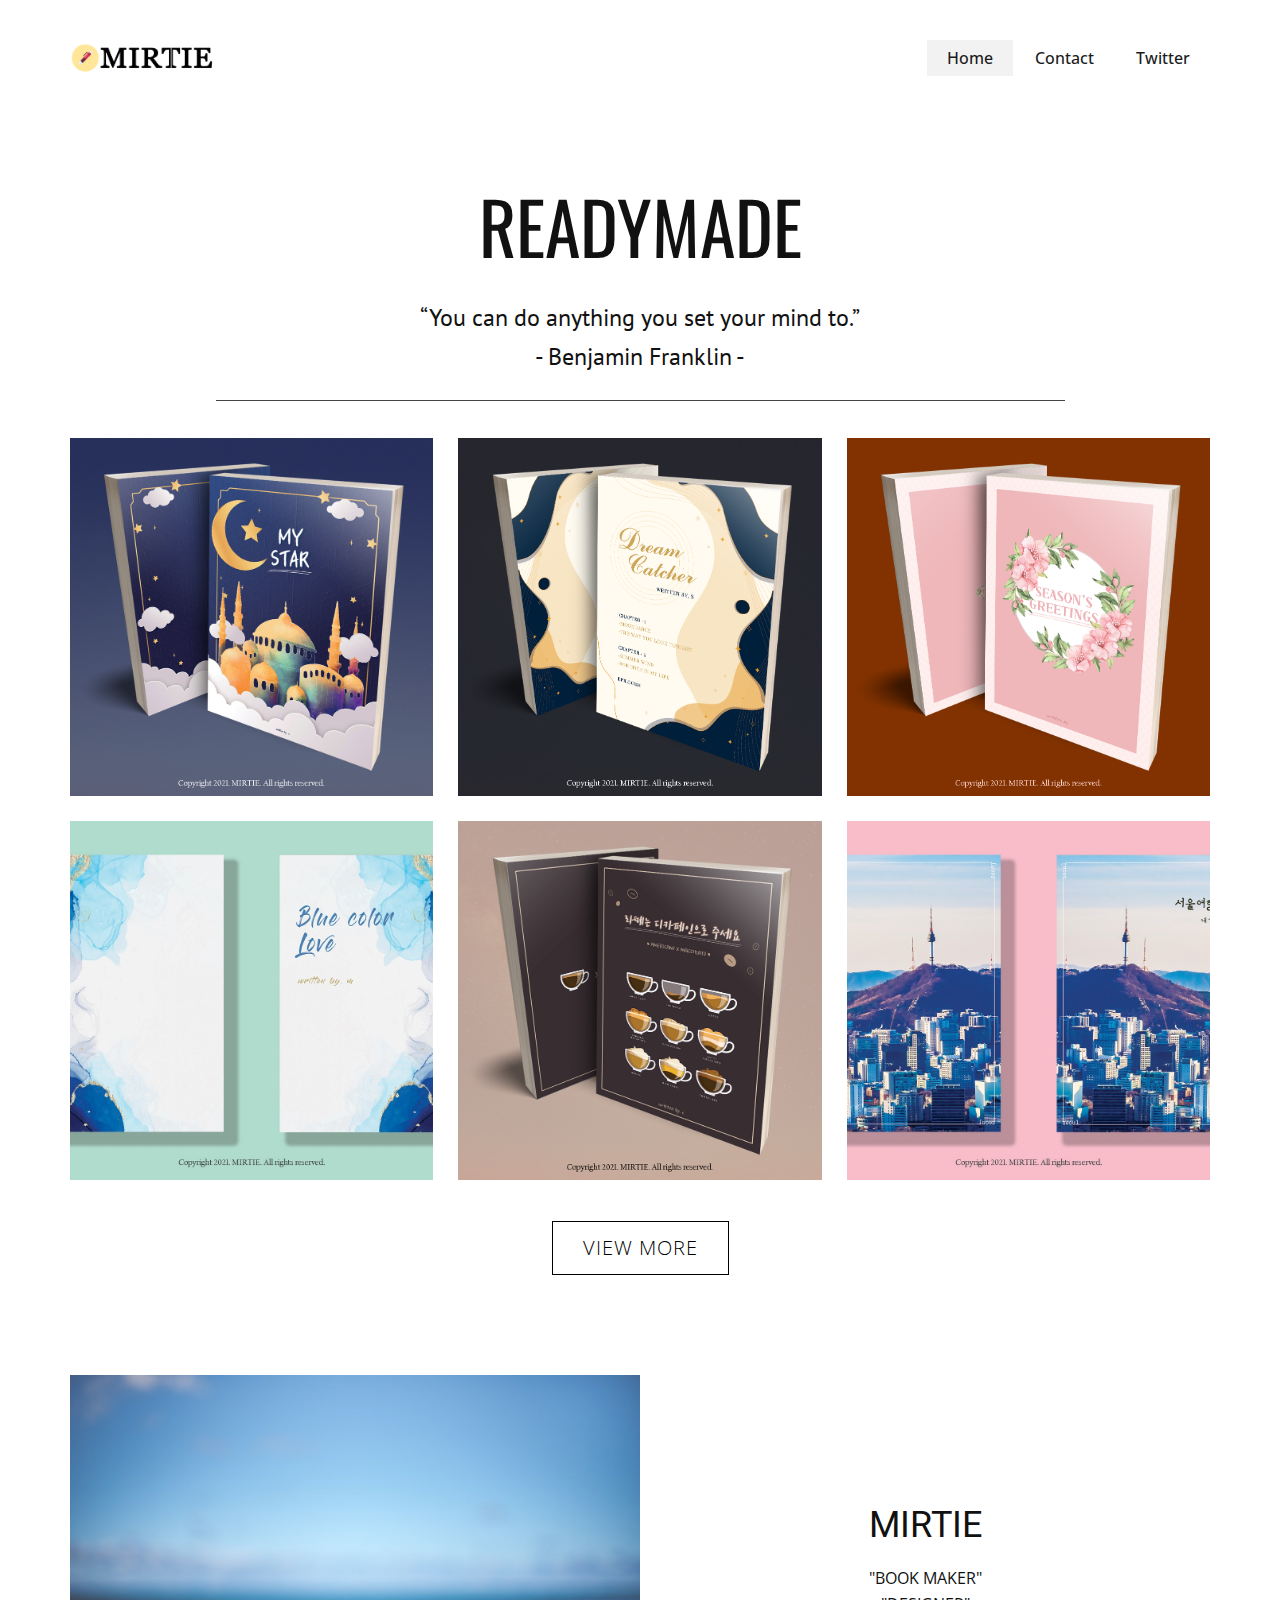
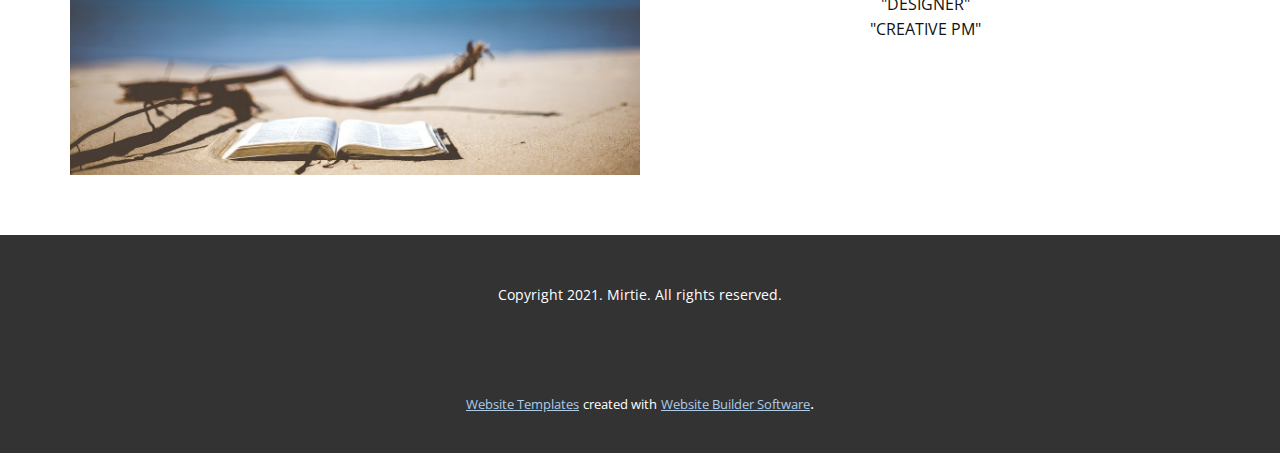
<file: index.html>
<!DOCTYPE html>
<html style="font-size: 16px;">
  <head>
    <meta name="viewport" content="width=device-width, initial-scale=1.0">
    <meta charset="utf-8">
    <meta name="keywords" content="INTUITIVE, Projects">
    <meta name="description" content="">
    <meta name="page_type" content="np-template-header-footer-from-plugin">
    <title>Home</title>
    <link rel="stylesheet" href="nicepage.css" media="screen">
<link rel="stylesheet" href="Home.css" media="screen">
    <script class="u-script" type="text/javascript" src="jquery.js" defer=""></script>
    <script class="u-script" type="text/javascript" src="nicepage.js" defer=""></script>
    <meta name="generator" content="Nicepage 3.19.4, nicepage.com">
    <link id="u-theme-google-font" rel="stylesheet" href="https://fonts.googleapis.com/css?family=Roboto:100,100i,300,300i,400,400i,500,500i,700,700i,900,900i|Open+Sans:300,300i,400,400i,600,600i,700,700i,800,800i">
    <link id="u-page-google-font" rel="stylesheet" href="https://fonts.googleapis.com/css?family=Oswald:200,300,400,500,600,700|PT+Sans:400,400i,700,700i">
    
    
    
    <script type="application/ld+json">{
		"@context": "http://schema.org",
		"@type": "Organization",
		"name": "",
		"logo": "images/0b90ef25-2e4b-77f1-5cd6-70a5e0fb2426.png"
}</script>
    <meta name="theme-color" content="#478ac9">
    <meta property="og:title" content="Home">
    <meta property="og:type" content="website">
  </head>
  <body data-home-page="Home.html" data-home-page-title="Home" class="u-body"><header class="u-clearfix u-header u-header" id="sec-55ff"><div class="u-clearfix u-sheet u-sheet-1">
        <nav class="u-menu u-menu-dropdown u-offcanvas u-menu-1">
          <div class="menu-collapse" style="font-size: 1rem; letter-spacing: 0px; font-weight: 500;">
            <a class="u-button-style u-custom-active-border-color u-custom-active-color u-custom-border u-custom-border-color u-custom-borders u-custom-hover-border-color u-custom-hover-color u-custom-left-right-menu-spacing u-custom-padding-bottom u-custom-text-active-color u-custom-text-color u-custom-text-hover-color u-custom-top-bottom-menu-spacing u-nav-link u-text-active-palette-1-base u-text-hover-palette-2-base" href="#">
              <svg><use xmlns:xlink="http://www.w3.org/1999/xlink" xlink:href="#menu-hamburger"></use></svg>
              <svg version="1.1" xmlns="http://www.w3.org/2000/svg" xmlns:xlink="http://www.w3.org/1999/xlink"><defs><symbol id="menu-hamburger" viewBox="0 0 16 16" style="width: 16px; height: 16px;"><rect y="1" width="16" height="2"></rect><rect y="7" width="16" height="2"></rect><rect y="13" width="16" height="2"></rect>
</symbol>
</defs></svg>
            </a>
          </div>
          <div class="u-custom-menu u-nav-container">
            <ul class="u-nav u-spacing-2 u-unstyled u-nav-1"><li class="u-nav-item"><a class="u-active-grey-5 u-border-active-palette-1-base u-border-hover-palette-1-base u-button-style u-hover-grey-10 u-nav-link u-text-active-grey-90 u-text-grey-90 u-text-hover-grey-90" href="Home.html" style="padding: 10px 20px;">Home</a>
</li><li class="u-nav-item"><a class="u-active-grey-5 u-border-active-palette-1-base u-border-hover-palette-1-base u-button-style u-hover-grey-10 u-nav-link u-text-active-grey-90 u-text-grey-90 u-text-hover-grey-90" href="https://open.kakao.com/o/snVz0f2c" target="_blank" style="padding: 10px 20px;">Contact</a>
</li><li class="u-nav-item"><a class="u-active-grey-5 u-border-active-palette-1-base u-border-hover-palette-1-base u-button-style u-hover-grey-10 u-nav-link u-text-active-grey-90 u-text-grey-90 u-text-hover-grey-90" href="https://twitter.com/mirtie_cover" target="_blank" style="padding: 10px 20px;">Twitter</a>
</li></ul>
          </div>
          <div class="u-custom-menu u-nav-container-collapse">
            <div class="u-black u-container-style u-inner-container-layout u-opacity u-opacity-95 u-sidenav">
              <div class="u-sidenav-overflow">
                <div class="u-menu-close"></div>
                <ul class="u-align-center u-nav u-popupmenu-items u-unstyled u-nav-2"><li class="u-nav-item"><a class="u-button-style u-nav-link" href="Home.html" style="padding: 10px 20px;">Home</a>
</li><li class="u-nav-item"><a class="u-button-style u-nav-link" href="https://open.kakao.com/o/snVz0f2c" target="_blank" style="padding: 10px 20px;">Contact</a>
</li><li class="u-nav-item"><a class="u-button-style u-nav-link" href="https://twitter.com/mirtie_cover" target="_blank" style="padding: 10px 20px;">Twitter</a>
</li></ul>
              </div>
            </div>
            <div class="u-black u-menu-overlay u-opacity u-opacity-70"></div>
          </div>
        </nav>
        <a href="https://mirtie.netlify.app/" class="u-image u-logo u-image-1" data-image-width="693" data-image-height="133" title="About">
          <img src="images/0b90ef25-2e4b-77f1-5cd6-70a5e0fb2426.png" class="u-logo-image u-logo-image-1" data-image-width="146">
        </a>
      </div></header>
    <section class="u-align-center-lg u-align-center-md u-align-center-xl u-align-left-sm u-align-left-xs u-clearfix u-white u-section-1" id="carousel_907b">
      <div class="u-clearfix u-sheet u-sheet-1">
        <h1 class="u-text u-text-1">READYMADE</h1>
        <p class="u-custom-font u-font-pt-sans u-text u-text-2">“You can do anything you set your mind to.” <br>- Benjamin Franklin -
        </p>
        <div class="u-border-1 u-border-grey-dark-1 u-line u-line-horizontal u-line-1"></div>
        <div class="u-expanded-width u-gallery u-layout-grid u-lightbox u-show-text-on-hover u-gallery-1">
          <div class="u-gallery-inner u-gallery-inner-1">
            <div class="u-effect-fade u-effect-hover-zoom u-gallery-item">
              <div class="u-back-slide" data-image-width="1600" data-image-height="901">
                <img class="u-back-image u-expanded" src="images/---.png">
              </div>
              <div class="u-over-slide u-shading u-over-slide-1">
                <h3 class="u-gallery-heading"></h3>
                <p class="u-gallery-text"></p>
              </div>
            </div>
            <div class="u-effect-fade u-effect-hover-zoom u-gallery-item">
              <div class="u-back-slide" data-image-width="1775" data-image-height="1000">
                <img class="u-back-image u-expanded" src="images/---1.png">
              </div>
              <div class="u-over-slide u-shading u-over-slide-2">
                <h3 class="u-gallery-heading"></h3>
                <p class="u-gallery-text"></p>
              </div>
            </div>
            <div class="u-effect-fade u-effect-hover-zoom u-gallery-item">
              <div class="u-back-slide" data-image-width="1775" data-image-height="1000">
                <img class="u-back-image u-expanded" src="images/---2.png">
              </div>
              <div class="u-over-slide u-shading u-over-slide-3">
                <h3 class="u-gallery-heading"></h3>
                <p class="u-gallery-text"></p>
              </div>
            </div>
            <div class="u-effect-fade u-effect-hover-zoom u-gallery-item">
              <div class="u-back-slide" data-image-width="1775" data-image-height="1000">
                <img class="u-back-image u-expanded" src="images/-1.jpg">
              </div>
              <div class="u-over-slide u-shading u-over-slide-4">
                <h3 class="u-gallery-heading"></h3>
                <p class="u-gallery-text"></p>
              </div>
            </div>
            <div class="u-effect-fade u-effect-hover-zoom u-gallery-item">
              <div class="u-back-slide" data-image-width="1600" data-image-height="901">
                <img class="u-back-image u-expanded" src="images/---3.png">
              </div>
              <div class="u-over-slide u-shading u-over-slide-5">
                <h3 class="u-gallery-heading"></h3>
                <p class="u-gallery-text"></p>
              </div>
            </div>
            <div class="u-effect-fade u-effect-hover-zoom u-gallery-item">
              <div class="u-back-slide" data-image-width="1600" data-image-height="901">
                <img class="u-back-image u-expanded" src="images/-2.jpg">
              </div>
              <div class="u-over-slide u-shading u-over-slide-6">
                <h3 class="u-gallery-heading"></h3>
                <p class="u-gallery-text"></p>
              </div>
            </div>
          </div>
        </div>
        <p class="u-align-center u-text u-text-body-alt-color u-text-3">Images from <a href="https://www.freepik.com/psd/cards" class="u-border-1 u-border-white u-btn u-button-link u-button-style u-none u-text-body-alt-color u-btn-1" target="_blank">Freepik</a>
        </p>
        <a href="https://twitter.com/mirtie_cover" class="u-active-black u-align-center u-border-1 u-border-active-black u-border-black u-border-hover-black u-btn u-button-style u-hover-black u-none u-text-active-white u-text-black u-text-hover-white u-btn-2" target="_blank">view more</a>
      </div>
    </section>
    <section class="u-clearfix u-section-2" id="sec-daf1">
      <div class="u-clearfix u-sheet u-sheet-1">
        <div class="u-clearfix u-expanded-width u-layout-wrap u-layout-wrap-1">
          <div class="u-layout">
            <div class="u-layout-row">
              <div class="u-container-style u-image u-layout-cell u-size-30 u-image-1" data-image-width="1280" data-image-height="854">
                <div class="u-container-layout u-container-layout-1"></div>
              </div>
              <div class="u-align-center u-container-style u-layout-cell u-size-30 u-layout-cell-2">
                <div class="u-container-layout u-valign-middle u-container-layout-2">
                  <h2 class="u-text u-text-default u-text-1">MIRTIE</h2>
                  <p class="u-text u-text-2">"BOOK MAKER"<br>"DESIGNER"<br>"CREATIVE PM"
                  </p>
                </div>
              </div>
            </div>
          </div>
        </div>
      </div>
    </section>
    
    
    <footer class="u-align-center u-clearfix u-footer u-grey-80 u-footer" id="sec-63df"><div class="u-clearfix u-sheet u-sheet-1">
        <p class="u-small-text u-text u-text-variant u-text-1">Copyright 2021. Mirtie. All rights reserved.</p>
      </div></footer>
    <section class="u-backlink u-clearfix u-grey-80">
      <a class="u-link" href="https://nicepage.com/website-templates" target="_blank">
        <span>Website Templates</span>
      </a>
      <p class="u-text">
        <span>created with</span>
      </p>
      <a class="u-link" href="https://nicepage.com/" target="_blank">
        <span>Website Builder Software</span>
      </a>. 
    </section>
  </body>
</html>
</file>
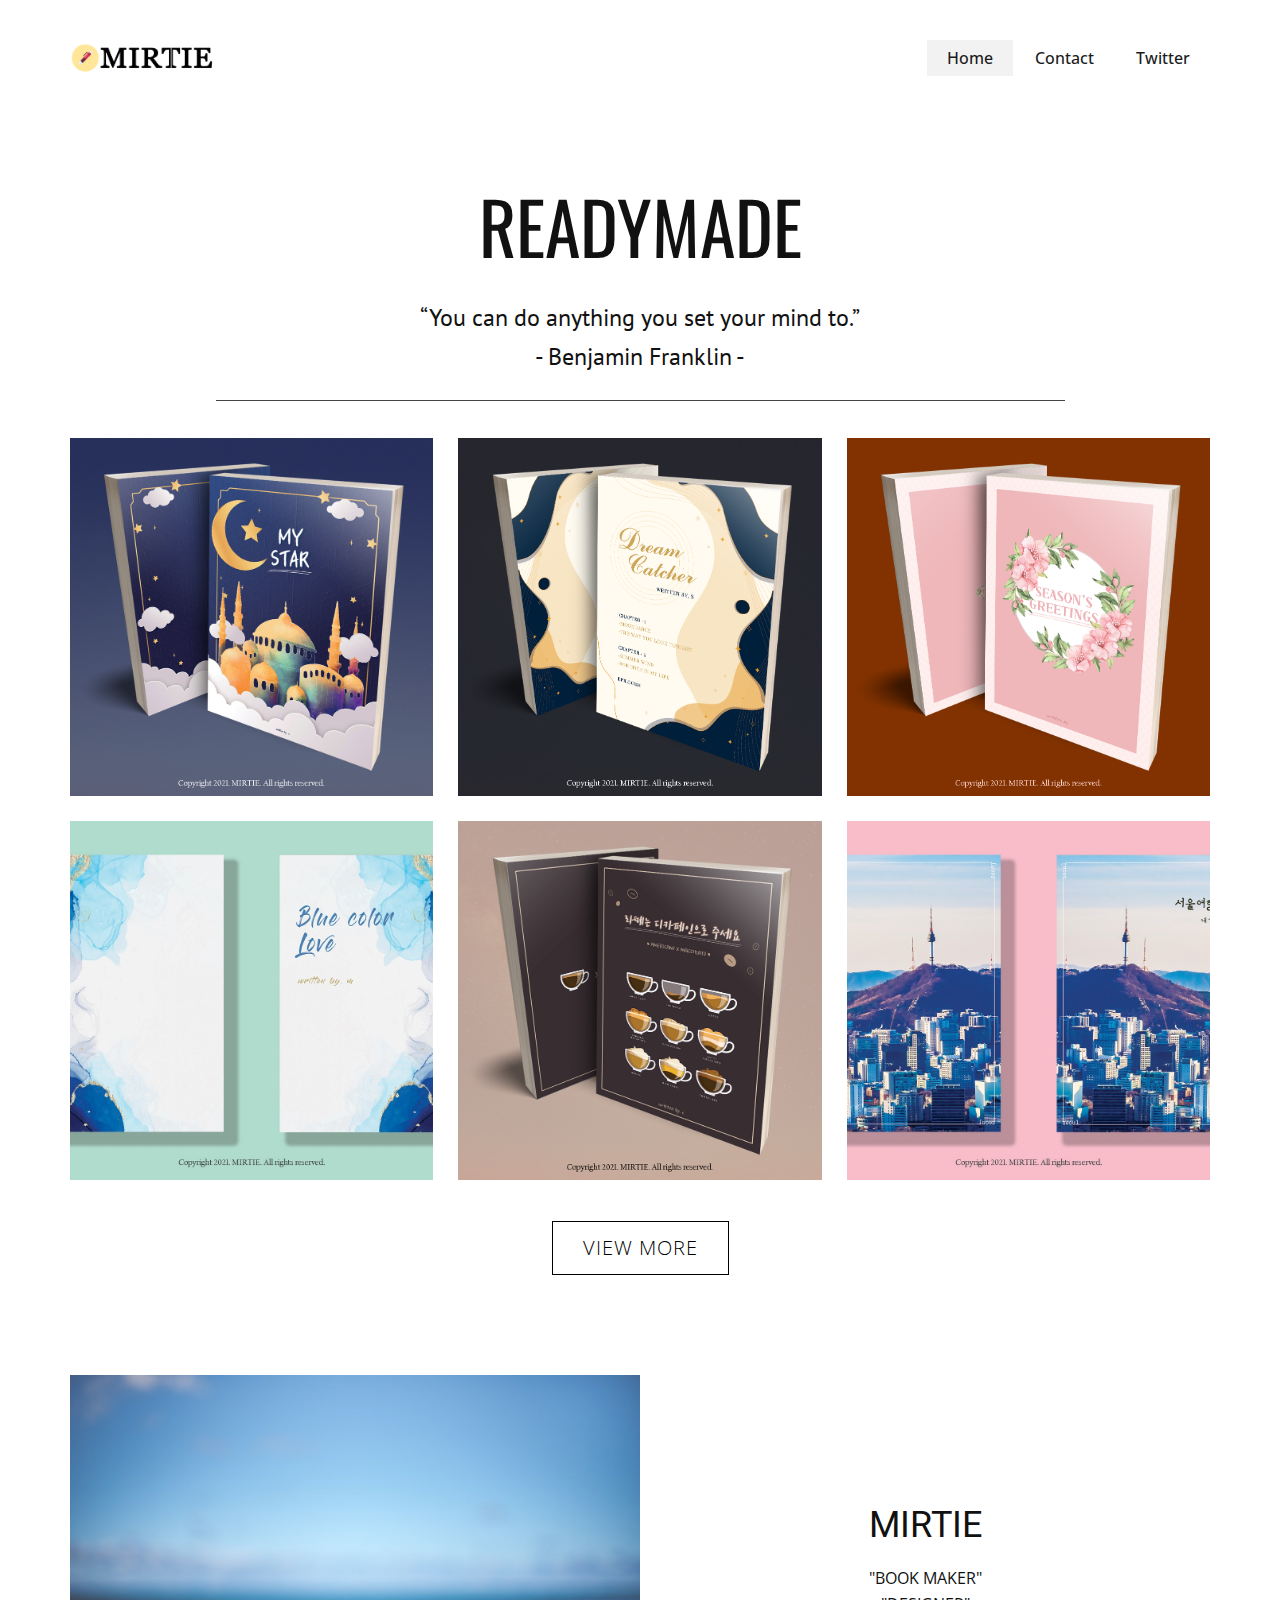
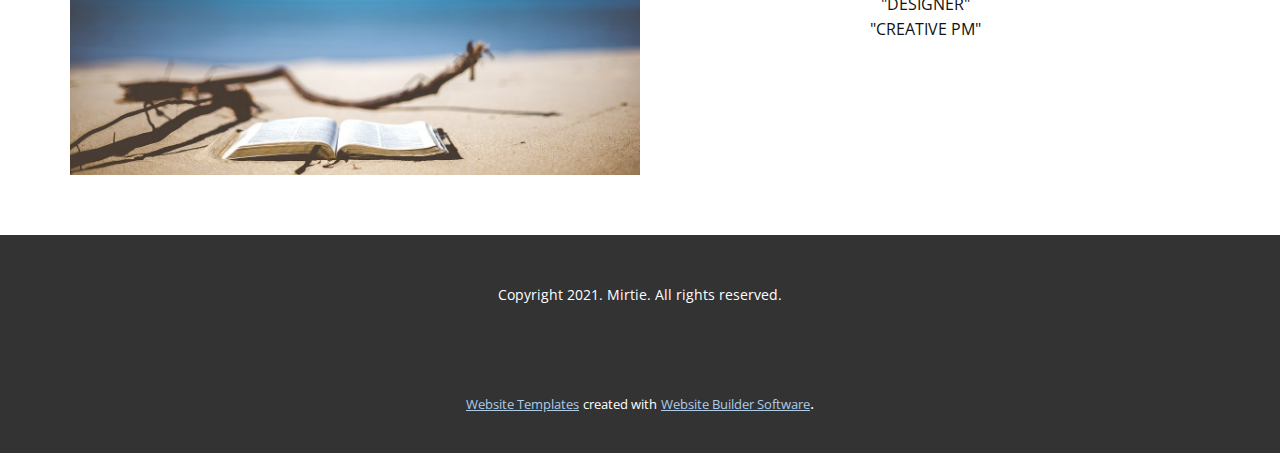
<file: Home.html>
<!DOCTYPE html>
<html style="font-size: 16px;">
  <head>
    <meta name="viewport" content="width=device-width, initial-scale=1.0">
    <meta charset="utf-8">
    <meta name="keywords" content="INTUITIVE, Projects">
    <meta name="description" content="">
    <meta name="page_type" content="np-template-header-footer-from-plugin">
    <title>Home</title>
    <link rel="stylesheet" href="nicepage.css" media="screen">
<link rel="stylesheet" href="Home.css" media="screen">
    <script class="u-script" type="text/javascript" src="jquery.js" defer=""></script>
    <script class="u-script" type="text/javascript" src="nicepage.js" defer=""></script>
    <meta name="generator" content="Nicepage 3.19.4, nicepage.com">
    <link id="u-theme-google-font" rel="stylesheet" href="https://fonts.googleapis.com/css?family=Roboto:100,100i,300,300i,400,400i,500,500i,700,700i,900,900i|Open+Sans:300,300i,400,400i,600,600i,700,700i,800,800i">
    <link id="u-page-google-font" rel="stylesheet" href="https://fonts.googleapis.com/css?family=Oswald:200,300,400,500,600,700|PT+Sans:400,400i,700,700i">
    
    
    
    <script type="application/ld+json">{
		"@context": "http://schema.org",
		"@type": "Organization",
		"name": "",
		"logo": "images/0b90ef25-2e4b-77f1-5cd6-70a5e0fb2426.png"
}</script>
    <meta name="theme-color" content="#478ac9">
    <meta property="og:title" content="Home">
    <meta property="og:type" content="website">
  </head>
  <body class="u-body"><header class="u-clearfix u-header u-header" id="sec-55ff"><div class="u-clearfix u-sheet u-sheet-1">
        <nav class="u-menu u-menu-dropdown u-offcanvas u-menu-1">
          <div class="menu-collapse" style="font-size: 1rem; letter-spacing: 0px; font-weight: 500;">
            <a class="u-button-style u-custom-active-border-color u-custom-active-color u-custom-border u-custom-border-color u-custom-borders u-custom-hover-border-color u-custom-hover-color u-custom-left-right-menu-spacing u-custom-padding-bottom u-custom-text-active-color u-custom-text-color u-custom-text-hover-color u-custom-top-bottom-menu-spacing u-nav-link u-text-active-palette-1-base u-text-hover-palette-2-base" href="#">
              <svg><use xmlns:xlink="http://www.w3.org/1999/xlink" xlink:href="#menu-hamburger"></use></svg>
              <svg version="1.1" xmlns="http://www.w3.org/2000/svg" xmlns:xlink="http://www.w3.org/1999/xlink"><defs><symbol id="menu-hamburger" viewBox="0 0 16 16" style="width: 16px; height: 16px;"><rect y="1" width="16" height="2"></rect><rect y="7" width="16" height="2"></rect><rect y="13" width="16" height="2"></rect>
</symbol>
</defs></svg>
            </a>
          </div>
          <div class="u-custom-menu u-nav-container">
            <ul class="u-nav u-spacing-2 u-unstyled u-nav-1"><li class="u-nav-item"><a class="u-active-grey-5 u-border-active-palette-1-base u-border-hover-palette-1-base u-button-style u-hover-grey-10 u-nav-link u-text-active-grey-90 u-text-grey-90 u-text-hover-grey-90" href="Home.html" style="padding: 10px 20px;">Home</a>
</li><li class="u-nav-item"><a class="u-active-grey-5 u-border-active-palette-1-base u-border-hover-palette-1-base u-button-style u-hover-grey-10 u-nav-link u-text-active-grey-90 u-text-grey-90 u-text-hover-grey-90" href="https://open.kakao.com/o/snVz0f2c" target="_blank" style="padding: 10px 20px;">Contact</a>
</li><li class="u-nav-item"><a class="u-active-grey-5 u-border-active-palette-1-base u-border-hover-palette-1-base u-button-style u-hover-grey-10 u-nav-link u-text-active-grey-90 u-text-grey-90 u-text-hover-grey-90" href="https://twitter.com/mirtie_cover" target="_blank" style="padding: 10px 20px;">Twitter</a>
</li></ul>
          </div>
          <div class="u-custom-menu u-nav-container-collapse">
            <div class="u-black u-container-style u-inner-container-layout u-opacity u-opacity-95 u-sidenav">
              <div class="u-sidenav-overflow">
                <div class="u-menu-close"></div>
                <ul class="u-align-center u-nav u-popupmenu-items u-unstyled u-nav-2"><li class="u-nav-item"><a class="u-button-style u-nav-link" href="Home.html" style="padding: 10px 20px;">Home</a>
</li><li class="u-nav-item"><a class="u-button-style u-nav-link" href="https://open.kakao.com/o/snVz0f2c" target="_blank" style="padding: 10px 20px;">Contact</a>
</li><li class="u-nav-item"><a class="u-button-style u-nav-link" href="https://twitter.com/mirtie_cover" target="_blank" style="padding: 10px 20px;">Twitter</a>
</li></ul>
              </div>
            </div>
            <div class="u-black u-menu-overlay u-opacity u-opacity-70"></div>
          </div>
        </nav>
        <a href="https://mirtie.netlify.app/" class="u-image u-logo u-image-1" data-image-width="693" data-image-height="133" title="About">
          <img src="images/0b90ef25-2e4b-77f1-5cd6-70a5e0fb2426.png" class="u-logo-image u-logo-image-1" data-image-width="146">
        </a>
      </div></header>
    <section class="u-align-center-lg u-align-center-md u-align-center-xl u-align-left-sm u-align-left-xs u-clearfix u-white u-section-1" id="carousel_907b">
      <div class="u-clearfix u-sheet u-sheet-1">
        <h1 class="u-text u-text-1">READYMADE</h1>
        <p class="u-custom-font u-font-pt-sans u-text u-text-2">“You can do anything you set your mind to.” <br>- Benjamin Franklin -
        </p>
        <div class="u-border-1 u-border-grey-dark-1 u-line u-line-horizontal u-line-1"></div>
        <div class="u-expanded-width u-gallery u-layout-grid u-lightbox u-show-text-on-hover u-gallery-1">
          <div class="u-gallery-inner u-gallery-inner-1">
            <div class="u-effect-fade u-effect-hover-zoom u-gallery-item">
              <div class="u-back-slide" data-image-width="1600" data-image-height="901">
                <img class="u-back-image u-expanded" src="images/---.png">
              </div>
              <div class="u-over-slide u-shading u-over-slide-1">
                <h3 class="u-gallery-heading"></h3>
                <p class="u-gallery-text"></p>
              </div>
            </div>
            <div class="u-effect-fade u-effect-hover-zoom u-gallery-item">
              <div class="u-back-slide" data-image-width="1775" data-image-height="1000">
                <img class="u-back-image u-expanded" src="images/---1.png">
              </div>
              <div class="u-over-slide u-shading u-over-slide-2">
                <h3 class="u-gallery-heading"></h3>
                <p class="u-gallery-text"></p>
              </div>
            </div>
            <div class="u-effect-fade u-effect-hover-zoom u-gallery-item">
              <div class="u-back-slide" data-image-width="1775" data-image-height="1000">
                <img class="u-back-image u-expanded" src="images/---2.png">
              </div>
              <div class="u-over-slide u-shading u-over-slide-3">
                <h3 class="u-gallery-heading"></h3>
                <p class="u-gallery-text"></p>
              </div>
            </div>
            <div class="u-effect-fade u-effect-hover-zoom u-gallery-item">
              <div class="u-back-slide" data-image-width="1775" data-image-height="1000">
                <img class="u-back-image u-expanded" src="images/-1.jpg">
              </div>
              <div class="u-over-slide u-shading u-over-slide-4">
                <h3 class="u-gallery-heading"></h3>
                <p class="u-gallery-text"></p>
              </div>
            </div>
            <div class="u-effect-fade u-effect-hover-zoom u-gallery-item">
              <div class="u-back-slide" data-image-width="1600" data-image-height="901">
                <img class="u-back-image u-expanded" src="images/---3.png">
              </div>
              <div class="u-over-slide u-shading u-over-slide-5">
                <h3 class="u-gallery-heading"></h3>
                <p class="u-gallery-text"></p>
              </div>
            </div>
            <div class="u-effect-fade u-effect-hover-zoom u-gallery-item">
              <div class="u-back-slide" data-image-width="1600" data-image-height="901">
                <img class="u-back-image u-expanded" src="images/-2.jpg">
              </div>
              <div class="u-over-slide u-shading u-over-slide-6">
                <h3 class="u-gallery-heading"></h3>
                <p class="u-gallery-text"></p>
              </div>
            </div>
          </div>
        </div>
        <p class="u-align-center u-text u-text-body-alt-color u-text-3">Images from <a href="https://www.freepik.com/psd/cards" class="u-border-1 u-border-white u-btn u-button-link u-button-style u-none u-text-body-alt-color u-btn-1" target="_blank">Freepik</a>
        </p>
        <a href="https://twitter.com/mirtie_cover" class="u-active-black u-align-center u-border-1 u-border-active-black u-border-black u-border-hover-black u-btn u-button-style u-hover-black u-none u-text-active-white u-text-black u-text-hover-white u-btn-2" target="_blank">view more</a>
      </div>
    </section>
    <section class="u-clearfix u-section-2" id="sec-daf1">
      <div class="u-clearfix u-sheet u-sheet-1">
        <div class="u-clearfix u-expanded-width u-layout-wrap u-layout-wrap-1">
          <div class="u-layout">
            <div class="u-layout-row">
              <div class="u-container-style u-image u-layout-cell u-size-30 u-image-1" data-image-width="1280" data-image-height="854">
                <div class="u-container-layout u-container-layout-1"></div>
              </div>
              <div class="u-align-center u-container-style u-layout-cell u-size-30 u-layout-cell-2">
                <div class="u-container-layout u-valign-middle u-container-layout-2">
                  <h2 class="u-text u-text-default u-text-1">MIRTIE</h2>
                  <p class="u-text u-text-2">"BOOK MAKER"<br>"DESIGNER"<br>"CREATIVE PM"
                  </p>
                </div>
              </div>
            </div>
          </div>
        </div>
      </div>
    </section>
    
    
    <footer class="u-align-center u-clearfix u-footer u-grey-80 u-footer" id="sec-63df"><div class="u-clearfix u-sheet u-sheet-1">
        <p class="u-small-text u-text u-text-variant u-text-1">Copyright 2021. Mirtie. All rights reserved.</p>
      </div></footer>
    <section class="u-backlink u-clearfix u-grey-80">
      <a class="u-link" href="https://nicepage.com/website-templates" target="_blank">
        <span>Website Templates</span>
      </a>
      <p class="u-text">
        <span>created with</span>
      </p>
      <a class="u-link" href="https://nicepage.com/" target="_blank">
        <span>Website Builder Software</span>
      </a>. 
    </section>
  </body>
</html>
</file>
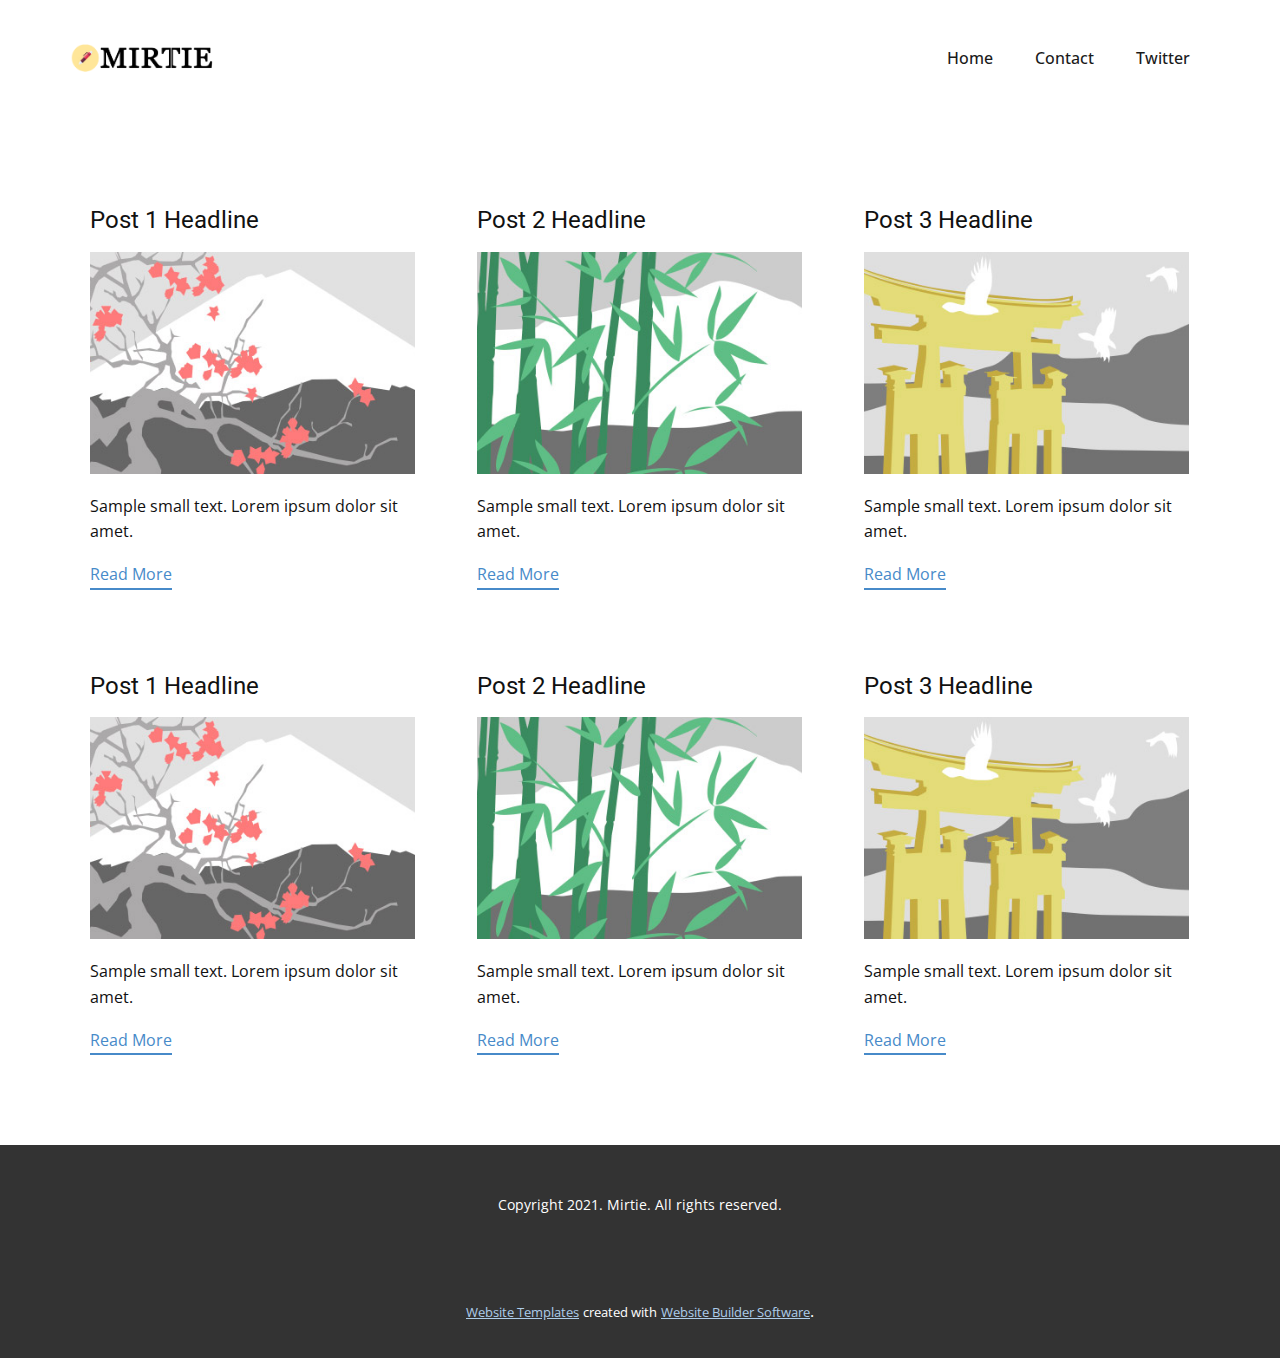
<file: blog/blog.html>
<html style="font-size: 16px;"><head>
    <meta name="viewport" content="width=device-width, initial-scale=1.0">
    <meta charset="utf-8">
    <meta name="keywords" content="">
    <meta name="description" content="">
    <meta name="page_type" content="np-template-header-footer-from-plugin">
    <title>Blog Template</title>
    <link rel="stylesheet" href="../nicepage.css" media="screen">
<link rel="stylesheet" href="../Blog-Template.css" media="screen">
    <script class="u-script" type="text/javascript" src="../jquery.js" defer=""></script>
    <script class="u-script" type="text/javascript" src="../nicepage.js" defer=""></script>
    <meta name="generator" content="Nicepage 3.19.4, nicepage.com">
    <link id="u-theme-google-font" rel="stylesheet" href="https://fonts.googleapis.com/css?family=Roboto:100,100i,300,300i,400,400i,500,500i,700,700i,900,900i|Open+Sans:300,300i,400,400i,600,600i,700,700i,800,800i">
    
    
    <script type="application/ld+json">{
		"@context": "http://schema.org",
		"@type": "Organization",
		"name": "",
		"logo": "images/0b90ef25-2e4b-77f1-5cd6-70a5e0fb2426.png"
}</script>
    <meta name="theme-color" content="#478ac9">
    <meta property="og:title" content="Blog Template">
    <meta property="og:type" content="website">
  </head>
  <body class="u-body"><header class="u-clearfix u-header u-header" id="sec-55ff"><div class="u-clearfix u-sheet u-sheet-1">
        <nav class="u-menu u-menu-dropdown u-offcanvas u-menu-1">
          <div class="menu-collapse" style="font-size: 1rem; letter-spacing: 0px; font-weight: 500;">
            <a class="u-button-style u-custom-active-border-color u-custom-active-color u-custom-border u-custom-border-color u-custom-borders u-custom-hover-border-color u-custom-hover-color u-custom-left-right-menu-spacing u-custom-padding-bottom u-custom-text-active-color u-custom-text-color u-custom-text-hover-color u-custom-top-bottom-menu-spacing u-nav-link u-text-active-palette-1-base u-text-hover-palette-2-base" href="#">
              <svg><use xmlns:xlink="http://www.w3.org/1999/xlink" xlink:href="#menu-hamburger"></use></svg>
              <svg version="1.1" xmlns="http://www.w3.org/2000/svg" xmlns:xlink="http://www.w3.org/1999/xlink"><defs><symbol id="menu-hamburger" viewBox="0 0 16 16" style="width: 16px; height: 16px;"><rect y="1" width="16" height="2"></rect><rect y="7" width="16" height="2"></rect><rect y="13" width="16" height="2"></rect>
</symbol>
</defs></svg>
            </a>
          </div>
          <div class="u-custom-menu u-nav-container">
            <ul class="u-nav u-spacing-2 u-unstyled u-nav-1"><li class="u-nav-item"><a class="u-active-grey-5 u-border-active-palette-1-base u-border-hover-palette-1-base u-button-style u-hover-grey-10 u-nav-link u-text-active-grey-90 u-text-grey-90 u-text-hover-grey-90" href="../Home.html" style="padding: 10px 20px;">Home</a>
</li><li class="u-nav-item"><a class="u-active-grey-5 u-border-active-palette-1-base u-border-hover-palette-1-base u-button-style u-hover-grey-10 u-nav-link u-text-active-grey-90 u-text-grey-90 u-text-hover-grey-90" href="https://open.kakao.com/o/snVz0f2c" target="_blank" style="padding: 10px 20px;">Contact</a>
</li><li class="u-nav-item"><a class="u-active-grey-5 u-border-active-palette-1-base u-border-hover-palette-1-base u-button-style u-hover-grey-10 u-nav-link u-text-active-grey-90 u-text-grey-90 u-text-hover-grey-90" href="https://twitter.com/mirtie_cover" target="_blank" style="padding: 10px 20px;">Twitter</a>
</li></ul>
          </div>
          <div class="u-custom-menu u-nav-container-collapse">
            <div class="u-black u-container-style u-inner-container-layout u-opacity u-opacity-95 u-sidenav">
              <div class="u-sidenav-overflow">
                <div class="u-menu-close"></div>
                <ul class="u-align-center u-nav u-popupmenu-items u-unstyled u-nav-2"><li class="u-nav-item"><a class="u-button-style u-nav-link" href="../Home.html" style="padding: 10px 20px;">Home</a>
</li><li class="u-nav-item"><a class="u-button-style u-nav-link" href="https://open.kakao.com/o/snVz0f2c" target="_blank" style="padding: 10px 20px;">Contact</a>
</li><li class="u-nav-item"><a class="u-button-style u-nav-link" href="https://twitter.com/mirtie_cover" target="_blank" style="padding: 10px 20px;">Twitter</a>
</li></ul>
              </div>
            </div>
            <div class="u-black u-menu-overlay u-opacity u-opacity-70"></div>
          </div>
        </nav>
        <a href="https://mirtie.netlify.app/" class="u-image u-logo u-image-1" data-image-width="693" data-image-height="133" title="About">
          <img src="../images/0b90ef25-2e4b-77f1-5cd6-70a5e0fb2426.png" class="u-logo-image u-logo-image-1" data-image-width="146">
        </a>
      </div></header>
    <section class="u-clearfix u-section-1" id="sec-82d0">
      <div class="u-clearfix u-sheet u-valign-middle u-sheet-1"><!--blog--><!--blog_options_json--><!--{"type":"Recent","source":"","tags":"","count":""}--><!--/blog_options_json-->
        <div class="u-blog u-expanded-width u-repeater u-repeater-1"><!--blog_post-->
          <div class="u-blog-post u-container-style u-repeater-item u-white u-repeater-item-1">
            <div class="u-container-layout u-similar-container u-valign-top u-container-layout-1"><!--blog_post_header-->
              <h4 class="u-blog-control u-text u-text-1">
                <a class="u-post-header-link" href="../blog/post.html"><!--blog_post_header_content-->Post 1 Headline<!--/blog_post_header_content--></a>
              </h4><!--/blog_post_header--><!--blog_post_image-->
              <a class="u-post-header-link" href="../blog/post.html"><img alt="" class="u-blog-control u-expanded-width u-image u-image-default u-image-1" src="[data-uri]"></a><!--/blog_post_image--><!--blog_post_content-->
              <div class="u-blog-control u-post-content u-text u-text-2 fr-view">Sample small text. Lorem ipsum dolor sit amet.</div><!--/blog_post_content--><!--blog_post_readmore-->
              <a href="../blog/post.html" class="u-blog-control u-border-2 u-border-palette-1-base u-btn u-btn-rectangle u-button-style u-none u-btn-1"><!--blog_post_readmore_content-->Read More<!--/blog_post_readmore_content--></a><!--/blog_post_readmore-->
            </div>
          </div><div class="u-blog-post u-container-style u-repeater-item u-video-cover u-white">
            <div class="u-container-layout u-similar-container u-valign-top u-container-layout-2"><!--blog_post_header-->
              <h4 class="u-blog-control u-text u-text-3">
                <a class="u-post-header-link" href="../blog/post-1.html"><!--blog_post_header_content-->Post 2 Headline<!--/blog_post_header_content--></a>
              </h4><!--/blog_post_header--><!--blog_post_image-->
              <a class="u-post-header-link" href="../blog/post-1.html"><img alt="" class="u-blog-control u-expanded-width u-image u-image-default u-image-2" src="[data-uri]"></a><!--/blog_post_image--><!--blog_post_content-->
              <div class="u-blog-control u-post-content u-text u-text-4 fr-view">Sample small text. Lorem ipsum dolor sit amet.</div><!--/blog_post_content--><!--blog_post_readmore-->
              <a href="../blog/post-1.html" class="u-blog-control u-border-2 u-border-palette-1-base u-btn u-btn-rectangle u-button-style u-none u-btn-2"><!--blog_post_readmore_content-->Read More<!--/blog_post_readmore_content--></a><!--/blog_post_readmore-->
            </div>
          </div><div class="u-blog-post u-container-style u-repeater-item u-video-cover u-white">
            <div class="u-container-layout u-similar-container u-valign-top u-container-layout-3"><!--blog_post_header-->
              <h4 class="u-blog-control u-text u-text-5">
                <a class="u-post-header-link" href="../blog/post-2.html"><!--blog_post_header_content-->Post 3 Headline<!--/blog_post_header_content--></a>
              </h4><!--/blog_post_header--><!--blog_post_image-->
              <a class="u-post-header-link" href="../blog/post-2.html"><img alt="" class="u-blog-control u-expanded-width u-image u-image-default u-image-3" src="[data-uri]"></a><!--/blog_post_image--><!--blog_post_content-->
              <div class="u-blog-control u-post-content u-text u-text-6 fr-view">Sample small text. Lorem ipsum dolor sit amet.</div><!--/blog_post_content--><!--blog_post_readmore-->
              <a href="../blog/post-2.html" class="u-blog-control u-border-2 u-border-palette-1-base u-btn u-btn-rectangle u-button-style u-none u-btn-3"><!--blog_post_readmore_content-->Read More<!--/blog_post_readmore_content--></a><!--/blog_post_readmore-->
            </div>
          </div><div class="u-blog-post u-container-style u-repeater-item u-white u-repeater-item-1">
            <div class="u-container-layout u-similar-container u-valign-top u-container-layout-1"><!--blog_post_header-->
              <h4 class="u-blog-control u-text u-text-1">
                <a class="u-post-header-link" href="../blog/post-3.html"><!--blog_post_header_content-->Post 1 Headline<!--/blog_post_header_content--></a>
              </h4><!--/blog_post_header--><!--blog_post_image-->
              <a class="u-post-header-link" href="../blog/post-3.html"><img alt="" class="u-blog-control u-expanded-width u-image u-image-default u-image-1" src="[data-uri]"></a><!--/blog_post_image--><!--blog_post_content-->
              <div class="u-blog-control u-post-content u-text u-text-2 fr-view">Sample small text. Lorem ipsum dolor sit amet.</div><!--/blog_post_content--><!--blog_post_readmore-->
              <a href="../blog/post-3.html" class="u-blog-control u-border-2 u-border-palette-1-base u-btn u-btn-rectangle u-button-style u-none u-btn-1"><!--blog_post_readmore_content-->Read More<!--/blog_post_readmore_content--></a><!--/blog_post_readmore-->
            </div>
          </div><div class="u-blog-post u-container-style u-repeater-item u-video-cover u-white">
            <div class="u-container-layout u-similar-container u-valign-top u-container-layout-2"><!--blog_post_header-->
              <h4 class="u-blog-control u-text u-text-3">
                <a class="u-post-header-link" href="../blog/post-4.html"><!--blog_post_header_content-->Post 2 Headline<!--/blog_post_header_content--></a>
              </h4><!--/blog_post_header--><!--blog_post_image-->
              <a class="u-post-header-link" href="../blog/post-4.html"><img alt="" class="u-blog-control u-expanded-width u-image u-image-default u-image-2" src="[data-uri]"></a><!--/blog_post_image--><!--blog_post_content-->
              <div class="u-blog-control u-post-content u-text u-text-4 fr-view">Sample small text. Lorem ipsum dolor sit amet.</div><!--/blog_post_content--><!--blog_post_readmore-->
              <a href="../blog/post-4.html" class="u-blog-control u-border-2 u-border-palette-1-base u-btn u-btn-rectangle u-button-style u-none u-btn-2"><!--blog_post_readmore_content-->Read More<!--/blog_post_readmore_content--></a><!--/blog_post_readmore-->
            </div>
          </div><div class="u-blog-post u-container-style u-repeater-item u-video-cover u-white">
            <div class="u-container-layout u-similar-container u-valign-top u-container-layout-3"><!--blog_post_header-->
              <h4 class="u-blog-control u-text u-text-5">
                <a class="u-post-header-link" href="../blog/post-5.html"><!--blog_post_header_content-->Post 3 Headline<!--/blog_post_header_content--></a>
              </h4><!--/blog_post_header--><!--blog_post_image-->
              <a class="u-post-header-link" href="../blog/post-5.html"><img alt="" class="u-blog-control u-expanded-width u-image u-image-default u-image-3" src="[data-uri]"></a><!--/blog_post_image--><!--blog_post_content-->
              <div class="u-blog-control u-post-content u-text u-text-6 fr-view">Sample small text. Lorem ipsum dolor sit amet.</div><!--/blog_post_content--><!--blog_post_readmore-->
              <a href="../blog/post-5.html" class="u-blog-control u-border-2 u-border-palette-1-base u-btn u-btn-rectangle u-button-style u-none u-btn-3"><!--blog_post_readmore_content-->Read More<!--/blog_post_readmore_content--></a><!--/blog_post_readmore-->
            </div>
          </div><!--/blog_post--><!--blog_post-->
          <!--/blog_post--><!--blog_post-->
          <!--/blog_post-->
        </div><!--/blog-->
      </div>
    </section>
    
    
    <footer class="u-align-center u-clearfix u-footer u-grey-80 u-footer" id="sec-63df"><div class="u-clearfix u-sheet u-sheet-1">
        <p class="u-small-text u-text u-text-variant u-text-1">Copyright 2021. Mirtie. All rights reserved.</p>
      </div></footer>
    <section class="u-backlink u-clearfix u-grey-80">
      <a class="u-link" href="https://nicepage.com/website-templates" target="_blank">
        <span>Website Templates</span>
      </a>
      <p class="u-text">
        <span>created with</span>
      </p>
      <a class="u-link" href="https://nicepage.com/" target="_blank">
        <span>Website Builder Software</span>
      </a>. 
    </section>
  
</body></html>
</file>
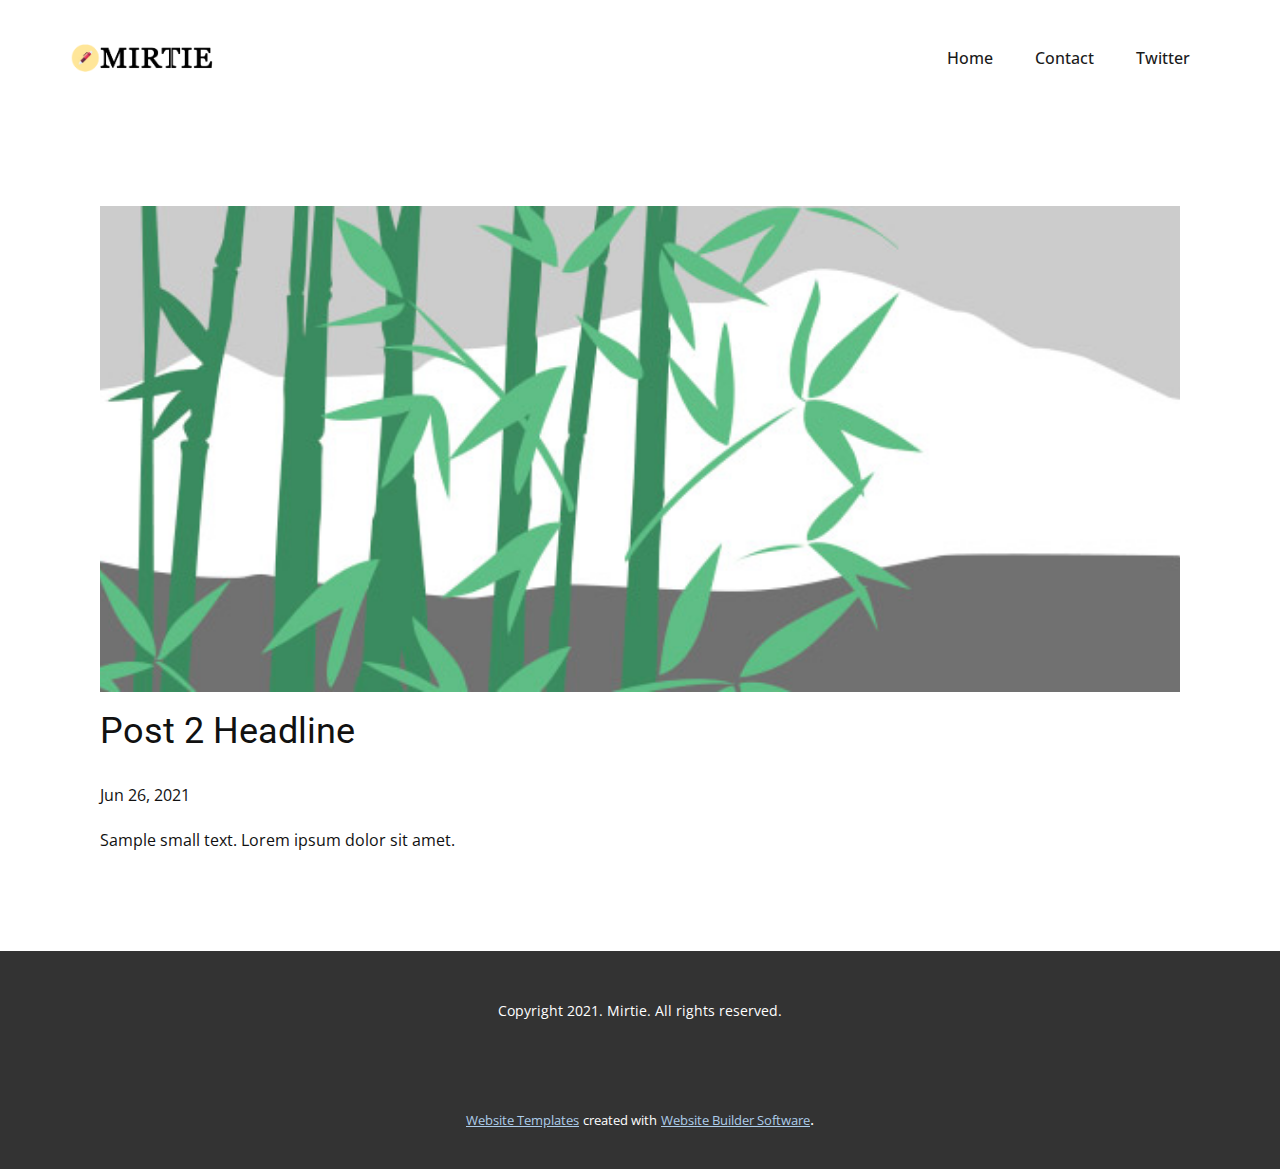
<file: blog/post-1.html>
<!doctype html>
<html style="font-size: 16px;"><head>
    <meta name="viewport" content="width=device-width, initial-scale=1.0">
    <meta charset="utf-8">
    <meta name="keywords" content="Post 1 Headline">
    <meta name="description" content="">
    <meta name="page_type" content="np-template-header-footer-from-plugin">
    <title>Post 2 Headline</title>
    <link rel="stylesheet" href="../nicepage.css" media="screen">
<link rel="stylesheet" href="../Post-Template.css" media="screen">
    <script class="u-script" type="text/javascript" src="../jquery.js" defer=""></script>
    <script class="u-script" type="text/javascript" src="../nicepage.js" defer=""></script>
    <meta name="generator" content="Nicepage 3.19.4, nicepage.com">
    <link id="u-theme-google-font" rel="stylesheet" href="https://fonts.googleapis.com/css?family=Roboto:100,100i,300,300i,400,400i,500,500i,700,700i,900,900i|Open+Sans:300,300i,400,400i,600,600i,700,700i,800,800i">
    
    
    <script type="application/ld+json">{
		"@context": "http://schema.org",
		"@type": "Organization",
		"name": "",
		"logo": "images/0b90ef25-2e4b-77f1-5cd6-70a5e0fb2426.png"
}</script>
    <meta name="theme-color" content="#478ac9">
    <meta property="og:title" content="Post Template">
    <meta property="og:type" content="website">
  </head>
  <body class="u-body"><header class="u-clearfix u-header u-header" id="sec-55ff"><div class="u-clearfix u-sheet u-sheet-1">
        <nav class="u-menu u-menu-dropdown u-offcanvas u-menu-1">
          <div class="menu-collapse" style="font-size: 1rem; letter-spacing: 0px; font-weight: 500;">
            <a class="u-button-style u-custom-active-border-color u-custom-active-color u-custom-border u-custom-border-color u-custom-borders u-custom-hover-border-color u-custom-hover-color u-custom-left-right-menu-spacing u-custom-padding-bottom u-custom-text-active-color u-custom-text-color u-custom-text-hover-color u-custom-top-bottom-menu-spacing u-nav-link u-text-active-palette-1-base u-text-hover-palette-2-base" href="#">
              <svg><use xmlns:xlink="http://www.w3.org/1999/xlink" xlink:href="#menu-hamburger"></use></svg>
              <svg version="1.1" xmlns="http://www.w3.org/2000/svg" xmlns:xlink="http://www.w3.org/1999/xlink"><defs><symbol id="menu-hamburger" viewBox="0 0 16 16" style="width: 16px; height: 16px;"><rect y="1" width="16" height="2"></rect><rect y="7" width="16" height="2"></rect><rect y="13" width="16" height="2"></rect>
</symbol>
</defs></svg>
            </a>
          </div>
          <div class="u-custom-menu u-nav-container">
            <ul class="u-nav u-spacing-2 u-unstyled u-nav-1"><li class="u-nav-item"><a class="u-active-grey-5 u-border-active-palette-1-base u-border-hover-palette-1-base u-button-style u-hover-grey-10 u-nav-link u-text-active-grey-90 u-text-grey-90 u-text-hover-grey-90" href="../Home.html" style="padding: 10px 20px;">Home</a>
</li><li class="u-nav-item"><a class="u-active-grey-5 u-border-active-palette-1-base u-border-hover-palette-1-base u-button-style u-hover-grey-10 u-nav-link u-text-active-grey-90 u-text-grey-90 u-text-hover-grey-90" href="https://open.kakao.com/o/snVz0f2c" target="_blank" style="padding: 10px 20px;">Contact</a>
</li><li class="u-nav-item"><a class="u-active-grey-5 u-border-active-palette-1-base u-border-hover-palette-1-base u-button-style u-hover-grey-10 u-nav-link u-text-active-grey-90 u-text-grey-90 u-text-hover-grey-90" href="https://twitter.com/mirtie_cover" target="_blank" style="padding: 10px 20px;">Twitter</a>
</li></ul>
          </div>
          <div class="u-custom-menu u-nav-container-collapse">
            <div class="u-black u-container-style u-inner-container-layout u-opacity u-opacity-95 u-sidenav">
              <div class="u-sidenav-overflow">
                <div class="u-menu-close"></div>
                <ul class="u-align-center u-nav u-popupmenu-items u-unstyled u-nav-2"><li class="u-nav-item"><a class="u-button-style u-nav-link" href="../Home.html" style="padding: 10px 20px;">Home</a>
</li><li class="u-nav-item"><a class="u-button-style u-nav-link" href="https://open.kakao.com/o/snVz0f2c" target="_blank" style="padding: 10px 20px;">Contact</a>
</li><li class="u-nav-item"><a class="u-button-style u-nav-link" href="https://twitter.com/mirtie_cover" target="_blank" style="padding: 10px 20px;">Twitter</a>
</li></ul>
              </div>
            </div>
            <div class="u-black u-menu-overlay u-opacity u-opacity-70"></div>
          </div>
        </nav>
        <a href="https://mirtie.netlify.app/" class="u-image u-logo u-image-1" data-image-width="693" data-image-height="133" title="About">
          <img src="../images/0b90ef25-2e4b-77f1-5cd6-70a5e0fb2426.png" class="u-logo-image u-logo-image-1" data-image-width="146">
        </a>
      </div></header>
    <section class="u-align-center u-clearfix u-section-1" id="sec-7256">
      <div class="u-clearfix u-sheet u-valign-middle-md u-valign-middle-sm u-valign-middle-xs u-sheet-1"><!--post_details--><!--post_details_options_json--><!--{"source":""}--><!--/post_details_options_json--><!--blog_post-->
        <div class="u-container-style u-expanded-width u-post-details u-post-details-1">
          <div class="u-container-layout u-valign-middle u-container-layout-1"><!--blog_post_image-->
            <img alt="" class="u-blog-control u-expanded-width u-image u-image-default u-image-1" src="[data-uri]"><!--/blog_post_image--><!--blog_post_header-->
            <h2 class="u-blog-control u-text u-text-1">Post 2 Headline</h2><!--/blog_post_header--><!--blog_post_metadata-->
            <div class="u-blog-control u-metadata u-metadata-1"><!--blog_post_metadata_date-->
              <span class="u-meta-date u-meta-icon">Jun 26, 2021</span><!--/blog_post_metadata_date--><!--blog_post_metadata_category-->
              <!--/blog_post_metadata_category--><!--blog_post_metadata_comments-->
              <!--/blog_post_metadata_comments-->
            </div><!--/blog_post_metadata--><!--blog_post_content-->
            <div class="u-align-justify u-blog-control u-post-content u-text u-text-2 fr-view">
  Sample small text. Lorem ipsum dolor sit amet.
  </div><!--/blog_post_content-->
          </div>
        </div><!--/blog_post--><!--/post_details-->
      </div>
    </section>
    
    
    <footer class="u-align-center u-clearfix u-footer u-grey-80 u-footer" id="sec-63df"><div class="u-clearfix u-sheet u-sheet-1">
        <p class="u-small-text u-text u-text-variant u-text-1">Copyright 2021. Mirtie. All rights reserved.</p>
      </div></footer>
    <section class="u-backlink u-clearfix u-grey-80">
      <a class="u-link" href="https://nicepage.com/website-templates" target="_blank">
        <span>Website Templates</span>
      </a>
      <p class="u-text">
        <span>created with</span>
      </p>
      <a class="u-link" href="https://nicepage.com/" target="_blank">
        <span>Website Builder Software</span>
      </a>. 
    </section>
  
</body></html>
</file>
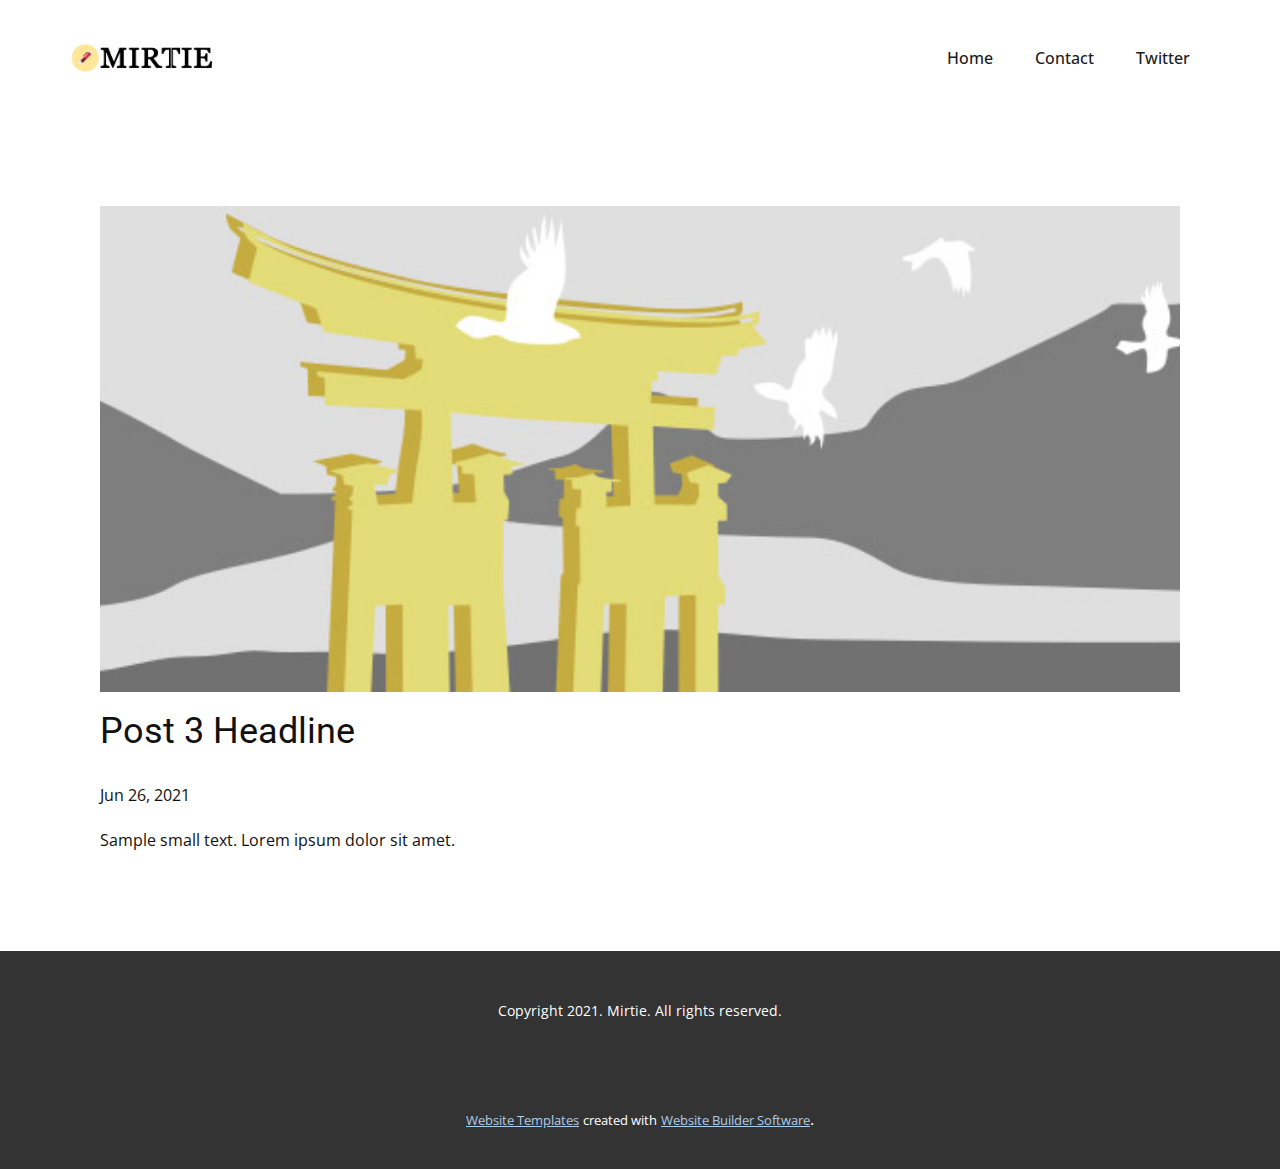
<file: blog/post-2.html>
<!doctype html>
<html style="font-size: 16px;"><head>
    <meta name="viewport" content="width=device-width, initial-scale=1.0">
    <meta charset="utf-8">
    <meta name="keywords" content="Post 1 Headline">
    <meta name="description" content="">
    <meta name="page_type" content="np-template-header-footer-from-plugin">
    <title>Post 3 Headline</title>
    <link rel="stylesheet" href="../nicepage.css" media="screen">
<link rel="stylesheet" href="../Post-Template.css" media="screen">
    <script class="u-script" type="text/javascript" src="../jquery.js" defer=""></script>
    <script class="u-script" type="text/javascript" src="../nicepage.js" defer=""></script>
    <meta name="generator" content="Nicepage 3.19.4, nicepage.com">
    <link id="u-theme-google-font" rel="stylesheet" href="https://fonts.googleapis.com/css?family=Roboto:100,100i,300,300i,400,400i,500,500i,700,700i,900,900i|Open+Sans:300,300i,400,400i,600,600i,700,700i,800,800i">
    
    
    <script type="application/ld+json">{
		"@context": "http://schema.org",
		"@type": "Organization",
		"name": "",
		"logo": "images/0b90ef25-2e4b-77f1-5cd6-70a5e0fb2426.png"
}</script>
    <meta name="theme-color" content="#478ac9">
    <meta property="og:title" content="Post Template">
    <meta property="og:type" content="website">
  </head>
  <body class="u-body"><header class="u-clearfix u-header u-header" id="sec-55ff"><div class="u-clearfix u-sheet u-sheet-1">
        <nav class="u-menu u-menu-dropdown u-offcanvas u-menu-1">
          <div class="menu-collapse" style="font-size: 1rem; letter-spacing: 0px; font-weight: 500;">
            <a class="u-button-style u-custom-active-border-color u-custom-active-color u-custom-border u-custom-border-color u-custom-borders u-custom-hover-border-color u-custom-hover-color u-custom-left-right-menu-spacing u-custom-padding-bottom u-custom-text-active-color u-custom-text-color u-custom-text-hover-color u-custom-top-bottom-menu-spacing u-nav-link u-text-active-palette-1-base u-text-hover-palette-2-base" href="#">
              <svg><use xmlns:xlink="http://www.w3.org/1999/xlink" xlink:href="#menu-hamburger"></use></svg>
              <svg version="1.1" xmlns="http://www.w3.org/2000/svg" xmlns:xlink="http://www.w3.org/1999/xlink"><defs><symbol id="menu-hamburger" viewBox="0 0 16 16" style="width: 16px; height: 16px;"><rect y="1" width="16" height="2"></rect><rect y="7" width="16" height="2"></rect><rect y="13" width="16" height="2"></rect>
</symbol>
</defs></svg>
            </a>
          </div>
          <div class="u-custom-menu u-nav-container">
            <ul class="u-nav u-spacing-2 u-unstyled u-nav-1"><li class="u-nav-item"><a class="u-active-grey-5 u-border-active-palette-1-base u-border-hover-palette-1-base u-button-style u-hover-grey-10 u-nav-link u-text-active-grey-90 u-text-grey-90 u-text-hover-grey-90" href="../Home.html" style="padding: 10px 20px;">Home</a>
</li><li class="u-nav-item"><a class="u-active-grey-5 u-border-active-palette-1-base u-border-hover-palette-1-base u-button-style u-hover-grey-10 u-nav-link u-text-active-grey-90 u-text-grey-90 u-text-hover-grey-90" href="https://open.kakao.com/o/snVz0f2c" target="_blank" style="padding: 10px 20px;">Contact</a>
</li><li class="u-nav-item"><a class="u-active-grey-5 u-border-active-palette-1-base u-border-hover-palette-1-base u-button-style u-hover-grey-10 u-nav-link u-text-active-grey-90 u-text-grey-90 u-text-hover-grey-90" href="https://twitter.com/mirtie_cover" target="_blank" style="padding: 10px 20px;">Twitter</a>
</li></ul>
          </div>
          <div class="u-custom-menu u-nav-container-collapse">
            <div class="u-black u-container-style u-inner-container-layout u-opacity u-opacity-95 u-sidenav">
              <div class="u-sidenav-overflow">
                <div class="u-menu-close"></div>
                <ul class="u-align-center u-nav u-popupmenu-items u-unstyled u-nav-2"><li class="u-nav-item"><a class="u-button-style u-nav-link" href="../Home.html" style="padding: 10px 20px;">Home</a>
</li><li class="u-nav-item"><a class="u-button-style u-nav-link" href="https://open.kakao.com/o/snVz0f2c" target="_blank" style="padding: 10px 20px;">Contact</a>
</li><li class="u-nav-item"><a class="u-button-style u-nav-link" href="https://twitter.com/mirtie_cover" target="_blank" style="padding: 10px 20px;">Twitter</a>
</li></ul>
              </div>
            </div>
            <div class="u-black u-menu-overlay u-opacity u-opacity-70"></div>
          </div>
        </nav>
        <a href="https://mirtie.netlify.app/" class="u-image u-logo u-image-1" data-image-width="693" data-image-height="133" title="About">
          <img src="../images/0b90ef25-2e4b-77f1-5cd6-70a5e0fb2426.png" class="u-logo-image u-logo-image-1" data-image-width="146">
        </a>
      </div></header>
    <section class="u-align-center u-clearfix u-section-1" id="sec-7256">
      <div class="u-clearfix u-sheet u-valign-middle-md u-valign-middle-sm u-valign-middle-xs u-sheet-1"><!--post_details--><!--post_details_options_json--><!--{"source":""}--><!--/post_details_options_json--><!--blog_post-->
        <div class="u-container-style u-expanded-width u-post-details u-post-details-1">
          <div class="u-container-layout u-valign-middle u-container-layout-1"><!--blog_post_image-->
            <img alt="" class="u-blog-control u-expanded-width u-image u-image-default u-image-1" src="[data-uri]"><!--/blog_post_image--><!--blog_post_header-->
            <h2 class="u-blog-control u-text u-text-1">Post 3 Headline</h2><!--/blog_post_header--><!--blog_post_metadata-->
            <div class="u-blog-control u-metadata u-metadata-1"><!--blog_post_metadata_date-->
              <span class="u-meta-date u-meta-icon">Jun 26, 2021</span><!--/blog_post_metadata_date--><!--blog_post_metadata_category-->
              <!--/blog_post_metadata_category--><!--blog_post_metadata_comments-->
              <!--/blog_post_metadata_comments-->
            </div><!--/blog_post_metadata--><!--blog_post_content-->
            <div class="u-align-justify u-blog-control u-post-content u-text u-text-2 fr-view">
  Sample small text. Lorem ipsum dolor sit amet.
  </div><!--/blog_post_content-->
          </div>
        </div><!--/blog_post--><!--/post_details-->
      </div>
    </section>
    
    
    <footer class="u-align-center u-clearfix u-footer u-grey-80 u-footer" id="sec-63df"><div class="u-clearfix u-sheet u-sheet-1">
        <p class="u-small-text u-text u-text-variant u-text-1">Copyright 2021. Mirtie. All rights reserved.</p>
      </div></footer>
    <section class="u-backlink u-clearfix u-grey-80">
      <a class="u-link" href="https://nicepage.com/website-templates" target="_blank">
        <span>Website Templates</span>
      </a>
      <p class="u-text">
        <span>created with</span>
      </p>
      <a class="u-link" href="https://nicepage.com/" target="_blank">
        <span>Website Builder Software</span>
      </a>. 
    </section>
  
</body></html>
</file>
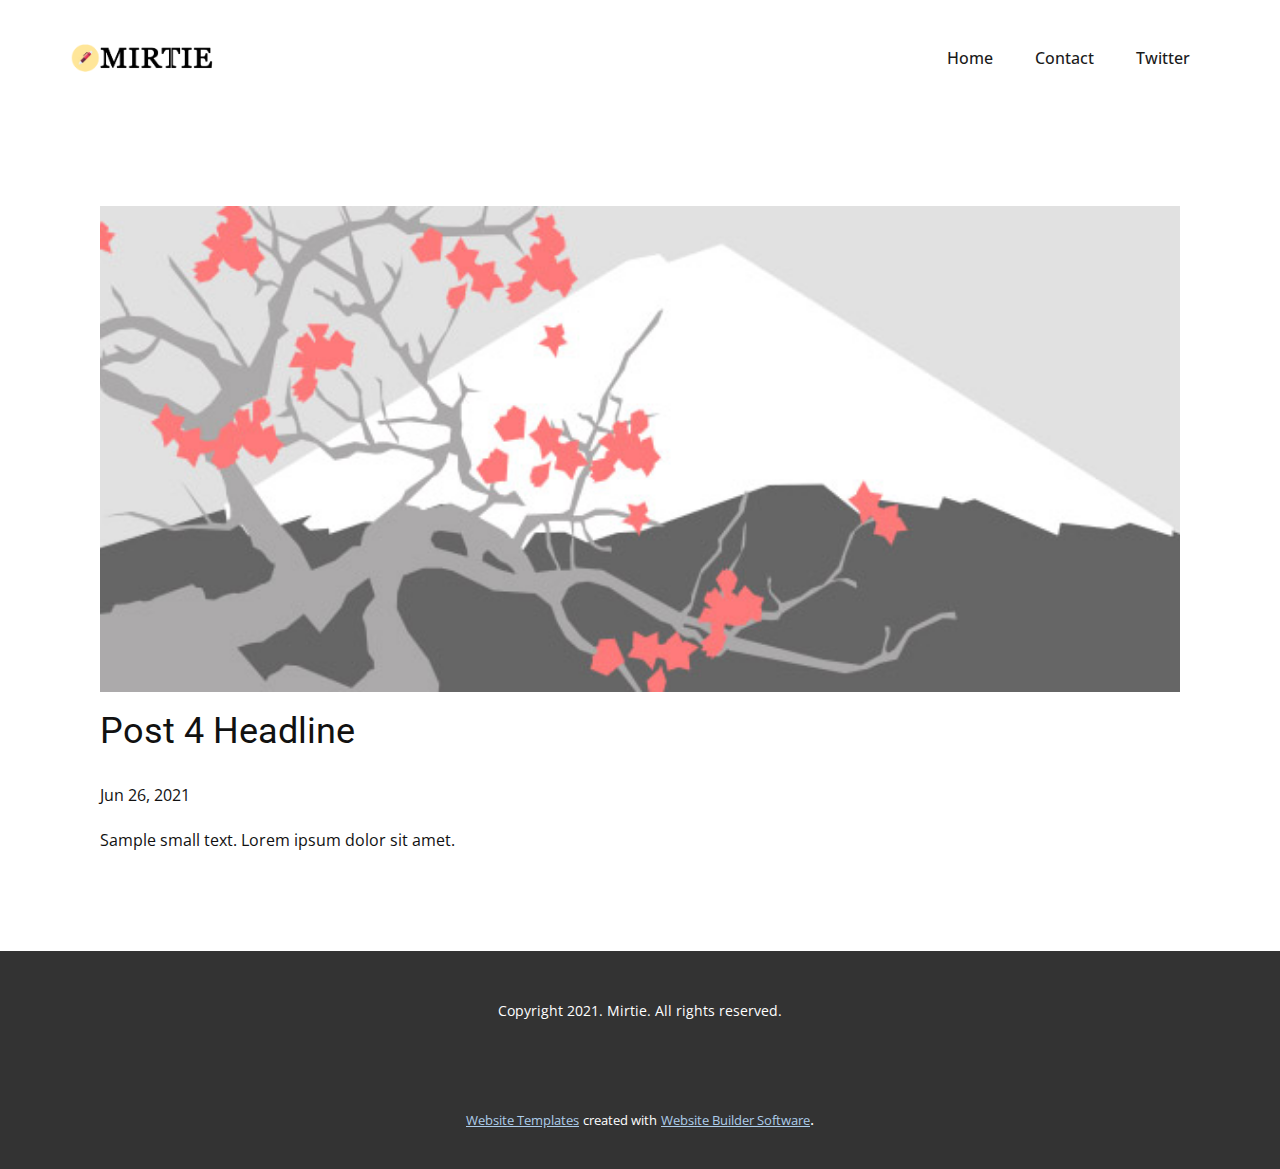
<file: blog/post-3.html>
<!doctype html>
<html style="font-size: 16px;"><head>
    <meta name="viewport" content="width=device-width, initial-scale=1.0">
    <meta charset="utf-8">
    <meta name="keywords" content="Post 1 Headline">
    <meta name="description" content="">
    <meta name="page_type" content="np-template-header-footer-from-plugin">
    <title>Post 4 Headline</title>
    <link rel="stylesheet" href="../nicepage.css" media="screen">
<link rel="stylesheet" href="../Post-Template.css" media="screen">
    <script class="u-script" type="text/javascript" src="../jquery.js" defer=""></script>
    <script class="u-script" type="text/javascript" src="../nicepage.js" defer=""></script>
    <meta name="generator" content="Nicepage 3.19.4, nicepage.com">
    <link id="u-theme-google-font" rel="stylesheet" href="https://fonts.googleapis.com/css?family=Roboto:100,100i,300,300i,400,400i,500,500i,700,700i,900,900i|Open+Sans:300,300i,400,400i,600,600i,700,700i,800,800i">
    
    
    <script type="application/ld+json">{
		"@context": "http://schema.org",
		"@type": "Organization",
		"name": "",
		"logo": "images/0b90ef25-2e4b-77f1-5cd6-70a5e0fb2426.png"
}</script>
    <meta name="theme-color" content="#478ac9">
    <meta property="og:title" content="Post Template">
    <meta property="og:type" content="website">
  </head>
  <body class="u-body"><header class="u-clearfix u-header u-header" id="sec-55ff"><div class="u-clearfix u-sheet u-sheet-1">
        <nav class="u-menu u-menu-dropdown u-offcanvas u-menu-1">
          <div class="menu-collapse" style="font-size: 1rem; letter-spacing: 0px; font-weight: 500;">
            <a class="u-button-style u-custom-active-border-color u-custom-active-color u-custom-border u-custom-border-color u-custom-borders u-custom-hover-border-color u-custom-hover-color u-custom-left-right-menu-spacing u-custom-padding-bottom u-custom-text-active-color u-custom-text-color u-custom-text-hover-color u-custom-top-bottom-menu-spacing u-nav-link u-text-active-palette-1-base u-text-hover-palette-2-base" href="#">
              <svg><use xmlns:xlink="http://www.w3.org/1999/xlink" xlink:href="#menu-hamburger"></use></svg>
              <svg version="1.1" xmlns="http://www.w3.org/2000/svg" xmlns:xlink="http://www.w3.org/1999/xlink"><defs><symbol id="menu-hamburger" viewBox="0 0 16 16" style="width: 16px; height: 16px;"><rect y="1" width="16" height="2"></rect><rect y="7" width="16" height="2"></rect><rect y="13" width="16" height="2"></rect>
</symbol>
</defs></svg>
            </a>
          </div>
          <div class="u-custom-menu u-nav-container">
            <ul class="u-nav u-spacing-2 u-unstyled u-nav-1"><li class="u-nav-item"><a class="u-active-grey-5 u-border-active-palette-1-base u-border-hover-palette-1-base u-button-style u-hover-grey-10 u-nav-link u-text-active-grey-90 u-text-grey-90 u-text-hover-grey-90" href="../Home.html" style="padding: 10px 20px;">Home</a>
</li><li class="u-nav-item"><a class="u-active-grey-5 u-border-active-palette-1-base u-border-hover-palette-1-base u-button-style u-hover-grey-10 u-nav-link u-text-active-grey-90 u-text-grey-90 u-text-hover-grey-90" href="https://open.kakao.com/o/snVz0f2c" target="_blank" style="padding: 10px 20px;">Contact</a>
</li><li class="u-nav-item"><a class="u-active-grey-5 u-border-active-palette-1-base u-border-hover-palette-1-base u-button-style u-hover-grey-10 u-nav-link u-text-active-grey-90 u-text-grey-90 u-text-hover-grey-90" href="https://twitter.com/mirtie_cover" target="_blank" style="padding: 10px 20px;">Twitter</a>
</li></ul>
          </div>
          <div class="u-custom-menu u-nav-container-collapse">
            <div class="u-black u-container-style u-inner-container-layout u-opacity u-opacity-95 u-sidenav">
              <div class="u-sidenav-overflow">
                <div class="u-menu-close"></div>
                <ul class="u-align-center u-nav u-popupmenu-items u-unstyled u-nav-2"><li class="u-nav-item"><a class="u-button-style u-nav-link" href="../Home.html" style="padding: 10px 20px;">Home</a>
</li><li class="u-nav-item"><a class="u-button-style u-nav-link" href="https://open.kakao.com/o/snVz0f2c" target="_blank" style="padding: 10px 20px;">Contact</a>
</li><li class="u-nav-item"><a class="u-button-style u-nav-link" href="https://twitter.com/mirtie_cover" target="_blank" style="padding: 10px 20px;">Twitter</a>
</li></ul>
              </div>
            </div>
            <div class="u-black u-menu-overlay u-opacity u-opacity-70"></div>
          </div>
        </nav>
        <a href="https://mirtie.netlify.app/" class="u-image u-logo u-image-1" data-image-width="693" data-image-height="133" title="About">
          <img src="../images/0b90ef25-2e4b-77f1-5cd6-70a5e0fb2426.png" class="u-logo-image u-logo-image-1" data-image-width="146">
        </a>
      </div></header>
    <section class="u-align-center u-clearfix u-section-1" id="sec-7256">
      <div class="u-clearfix u-sheet u-valign-middle-md u-valign-middle-sm u-valign-middle-xs u-sheet-1"><!--post_details--><!--post_details_options_json--><!--{"source":""}--><!--/post_details_options_json--><!--blog_post-->
        <div class="u-container-style u-expanded-width u-post-details u-post-details-1">
          <div class="u-container-layout u-valign-middle u-container-layout-1"><!--blog_post_image-->
            <img alt="" class="u-blog-control u-expanded-width u-image u-image-default u-image-1" src="[data-uri]"><!--/blog_post_image--><!--blog_post_header-->
            <h2 class="u-blog-control u-text u-text-1">Post 4 Headline</h2><!--/blog_post_header--><!--blog_post_metadata-->
            <div class="u-blog-control u-metadata u-metadata-1"><!--blog_post_metadata_date-->
              <span class="u-meta-date u-meta-icon">Jun 26, 2021</span><!--/blog_post_metadata_date--><!--blog_post_metadata_category-->
              <!--/blog_post_metadata_category--><!--blog_post_metadata_comments-->
              <!--/blog_post_metadata_comments-->
            </div><!--/blog_post_metadata--><!--blog_post_content-->
            <div class="u-align-justify u-blog-control u-post-content u-text u-text-2 fr-view">
  Sample small text. Lorem ipsum dolor sit amet.
  </div><!--/blog_post_content-->
          </div>
        </div><!--/blog_post--><!--/post_details-->
      </div>
    </section>
    
    
    <footer class="u-align-center u-clearfix u-footer u-grey-80 u-footer" id="sec-63df"><div class="u-clearfix u-sheet u-sheet-1">
        <p class="u-small-text u-text u-text-variant u-text-1">Copyright 2021. Mirtie. All rights reserved.</p>
      </div></footer>
    <section class="u-backlink u-clearfix u-grey-80">
      <a class="u-link" href="https://nicepage.com/website-templates" target="_blank">
        <span>Website Templates</span>
      </a>
      <p class="u-text">
        <span>created with</span>
      </p>
      <a class="u-link" href="https://nicepage.com/" target="_blank">
        <span>Website Builder Software</span>
      </a>. 
    </section>
  
</body></html>
</file>
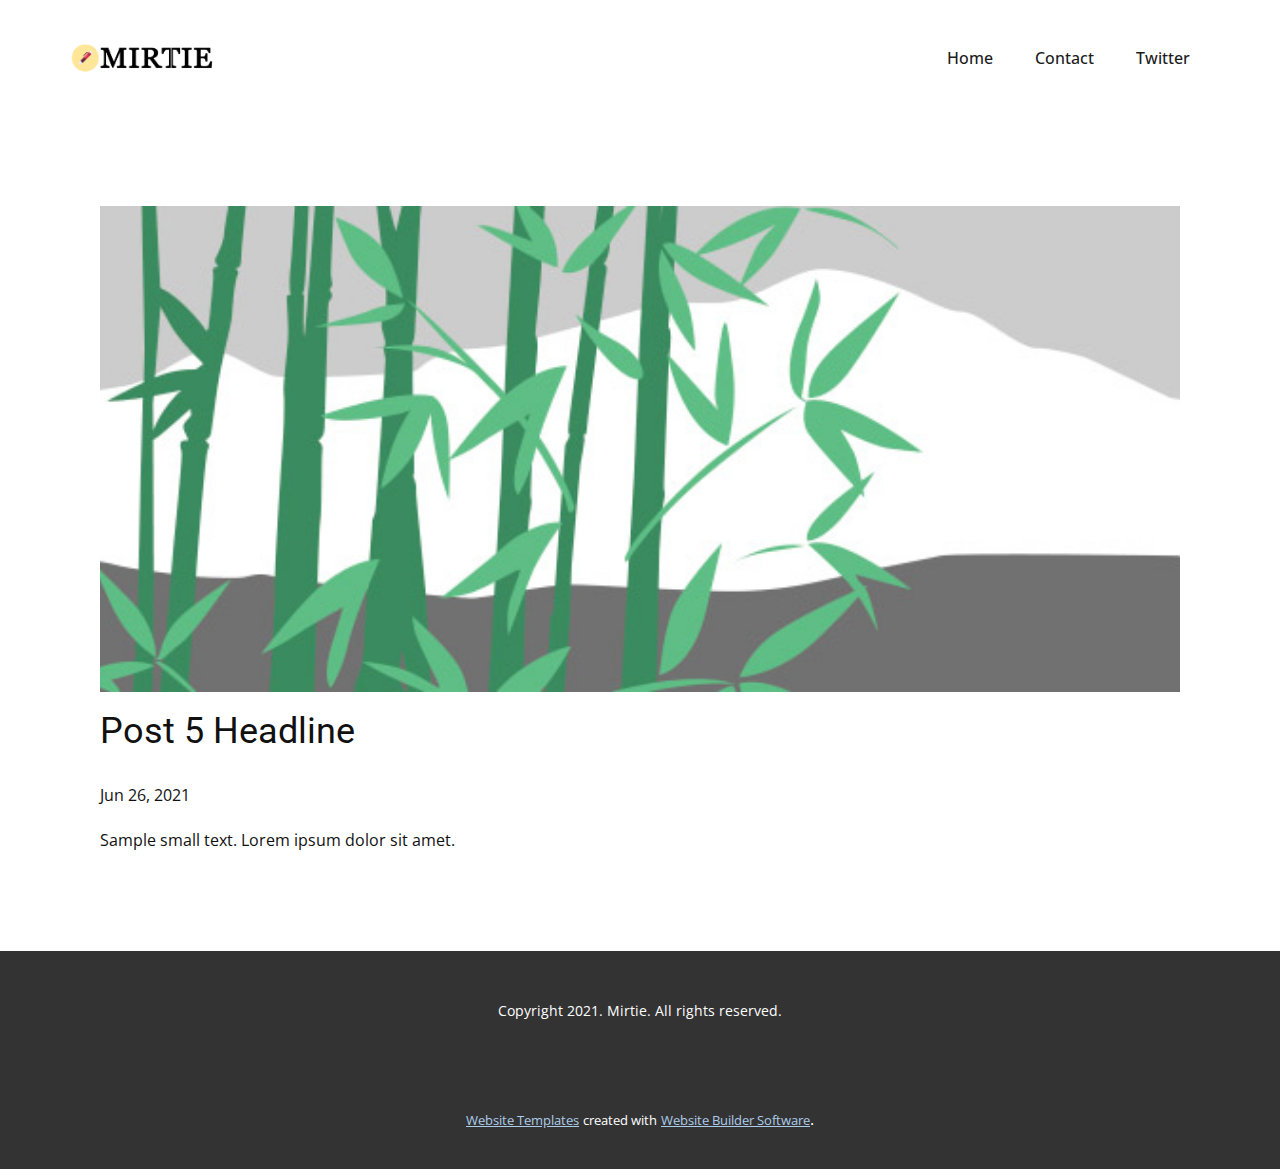
<file: blog/post-4.html>
<!doctype html>
<html style="font-size: 16px;"><head>
    <meta name="viewport" content="width=device-width, initial-scale=1.0">
    <meta charset="utf-8">
    <meta name="keywords" content="Post 1 Headline">
    <meta name="description" content="">
    <meta name="page_type" content="np-template-header-footer-from-plugin">
    <title>Post 5 Headline</title>
    <link rel="stylesheet" href="../nicepage.css" media="screen">
<link rel="stylesheet" href="../Post-Template.css" media="screen">
    <script class="u-script" type="text/javascript" src="../jquery.js" defer=""></script>
    <script class="u-script" type="text/javascript" src="../nicepage.js" defer=""></script>
    <meta name="generator" content="Nicepage 3.19.4, nicepage.com">
    <link id="u-theme-google-font" rel="stylesheet" href="https://fonts.googleapis.com/css?family=Roboto:100,100i,300,300i,400,400i,500,500i,700,700i,900,900i|Open+Sans:300,300i,400,400i,600,600i,700,700i,800,800i">
    
    
    <script type="application/ld+json">{
		"@context": "http://schema.org",
		"@type": "Organization",
		"name": "",
		"logo": "images/0b90ef25-2e4b-77f1-5cd6-70a5e0fb2426.png"
}</script>
    <meta name="theme-color" content="#478ac9">
    <meta property="og:title" content="Post Template">
    <meta property="og:type" content="website">
  </head>
  <body class="u-body"><header class="u-clearfix u-header u-header" id="sec-55ff"><div class="u-clearfix u-sheet u-sheet-1">
        <nav class="u-menu u-menu-dropdown u-offcanvas u-menu-1">
          <div class="menu-collapse" style="font-size: 1rem; letter-spacing: 0px; font-weight: 500;">
            <a class="u-button-style u-custom-active-border-color u-custom-active-color u-custom-border u-custom-border-color u-custom-borders u-custom-hover-border-color u-custom-hover-color u-custom-left-right-menu-spacing u-custom-padding-bottom u-custom-text-active-color u-custom-text-color u-custom-text-hover-color u-custom-top-bottom-menu-spacing u-nav-link u-text-active-palette-1-base u-text-hover-palette-2-base" href="#">
              <svg><use xmlns:xlink="http://www.w3.org/1999/xlink" xlink:href="#menu-hamburger"></use></svg>
              <svg version="1.1" xmlns="http://www.w3.org/2000/svg" xmlns:xlink="http://www.w3.org/1999/xlink"><defs><symbol id="menu-hamburger" viewBox="0 0 16 16" style="width: 16px; height: 16px;"><rect y="1" width="16" height="2"></rect><rect y="7" width="16" height="2"></rect><rect y="13" width="16" height="2"></rect>
</symbol>
</defs></svg>
            </a>
          </div>
          <div class="u-custom-menu u-nav-container">
            <ul class="u-nav u-spacing-2 u-unstyled u-nav-1"><li class="u-nav-item"><a class="u-active-grey-5 u-border-active-palette-1-base u-border-hover-palette-1-base u-button-style u-hover-grey-10 u-nav-link u-text-active-grey-90 u-text-grey-90 u-text-hover-grey-90" href="../Home.html" style="padding: 10px 20px;">Home</a>
</li><li class="u-nav-item"><a class="u-active-grey-5 u-border-active-palette-1-base u-border-hover-palette-1-base u-button-style u-hover-grey-10 u-nav-link u-text-active-grey-90 u-text-grey-90 u-text-hover-grey-90" href="https://open.kakao.com/o/snVz0f2c" target="_blank" style="padding: 10px 20px;">Contact</a>
</li><li class="u-nav-item"><a class="u-active-grey-5 u-border-active-palette-1-base u-border-hover-palette-1-base u-button-style u-hover-grey-10 u-nav-link u-text-active-grey-90 u-text-grey-90 u-text-hover-grey-90" href="https://twitter.com/mirtie_cover" target="_blank" style="padding: 10px 20px;">Twitter</a>
</li></ul>
          </div>
          <div class="u-custom-menu u-nav-container-collapse">
            <div class="u-black u-container-style u-inner-container-layout u-opacity u-opacity-95 u-sidenav">
              <div class="u-sidenav-overflow">
                <div class="u-menu-close"></div>
                <ul class="u-align-center u-nav u-popupmenu-items u-unstyled u-nav-2"><li class="u-nav-item"><a class="u-button-style u-nav-link" href="../Home.html" style="padding: 10px 20px;">Home</a>
</li><li class="u-nav-item"><a class="u-button-style u-nav-link" href="https://open.kakao.com/o/snVz0f2c" target="_blank" style="padding: 10px 20px;">Contact</a>
</li><li class="u-nav-item"><a class="u-button-style u-nav-link" href="https://twitter.com/mirtie_cover" target="_blank" style="padding: 10px 20px;">Twitter</a>
</li></ul>
              </div>
            </div>
            <div class="u-black u-menu-overlay u-opacity u-opacity-70"></div>
          </div>
        </nav>
        <a href="https://mirtie.netlify.app/" class="u-image u-logo u-image-1" data-image-width="693" data-image-height="133" title="About">
          <img src="../images/0b90ef25-2e4b-77f1-5cd6-70a5e0fb2426.png" class="u-logo-image u-logo-image-1" data-image-width="146">
        </a>
      </div></header>
    <section class="u-align-center u-clearfix u-section-1" id="sec-7256">
      <div class="u-clearfix u-sheet u-valign-middle-md u-valign-middle-sm u-valign-middle-xs u-sheet-1"><!--post_details--><!--post_details_options_json--><!--{"source":""}--><!--/post_details_options_json--><!--blog_post-->
        <div class="u-container-style u-expanded-width u-post-details u-post-details-1">
          <div class="u-container-layout u-valign-middle u-container-layout-1"><!--blog_post_image-->
            <img alt="" class="u-blog-control u-expanded-width u-image u-image-default u-image-1" src="[data-uri]"><!--/blog_post_image--><!--blog_post_header-->
            <h2 class="u-blog-control u-text u-text-1">Post 5 Headline</h2><!--/blog_post_header--><!--blog_post_metadata-->
            <div class="u-blog-control u-metadata u-metadata-1"><!--blog_post_metadata_date-->
              <span class="u-meta-date u-meta-icon">Jun 26, 2021</span><!--/blog_post_metadata_date--><!--blog_post_metadata_category-->
              <!--/blog_post_metadata_category--><!--blog_post_metadata_comments-->
              <!--/blog_post_metadata_comments-->
            </div><!--/blog_post_metadata--><!--blog_post_content-->
            <div class="u-align-justify u-blog-control u-post-content u-text u-text-2 fr-view">
  Sample small text. Lorem ipsum dolor sit amet.
  </div><!--/blog_post_content-->
          </div>
        </div><!--/blog_post--><!--/post_details-->
      </div>
    </section>
    
    
    <footer class="u-align-center u-clearfix u-footer u-grey-80 u-footer" id="sec-63df"><div class="u-clearfix u-sheet u-sheet-1">
        <p class="u-small-text u-text u-text-variant u-text-1">Copyright 2021. Mirtie. All rights reserved.</p>
      </div></footer>
    <section class="u-backlink u-clearfix u-grey-80">
      <a class="u-link" href="https://nicepage.com/website-templates" target="_blank">
        <span>Website Templates</span>
      </a>
      <p class="u-text">
        <span>created with</span>
      </p>
      <a class="u-link" href="https://nicepage.com/" target="_blank">
        <span>Website Builder Software</span>
      </a>. 
    </section>
  
</body></html>
</file>
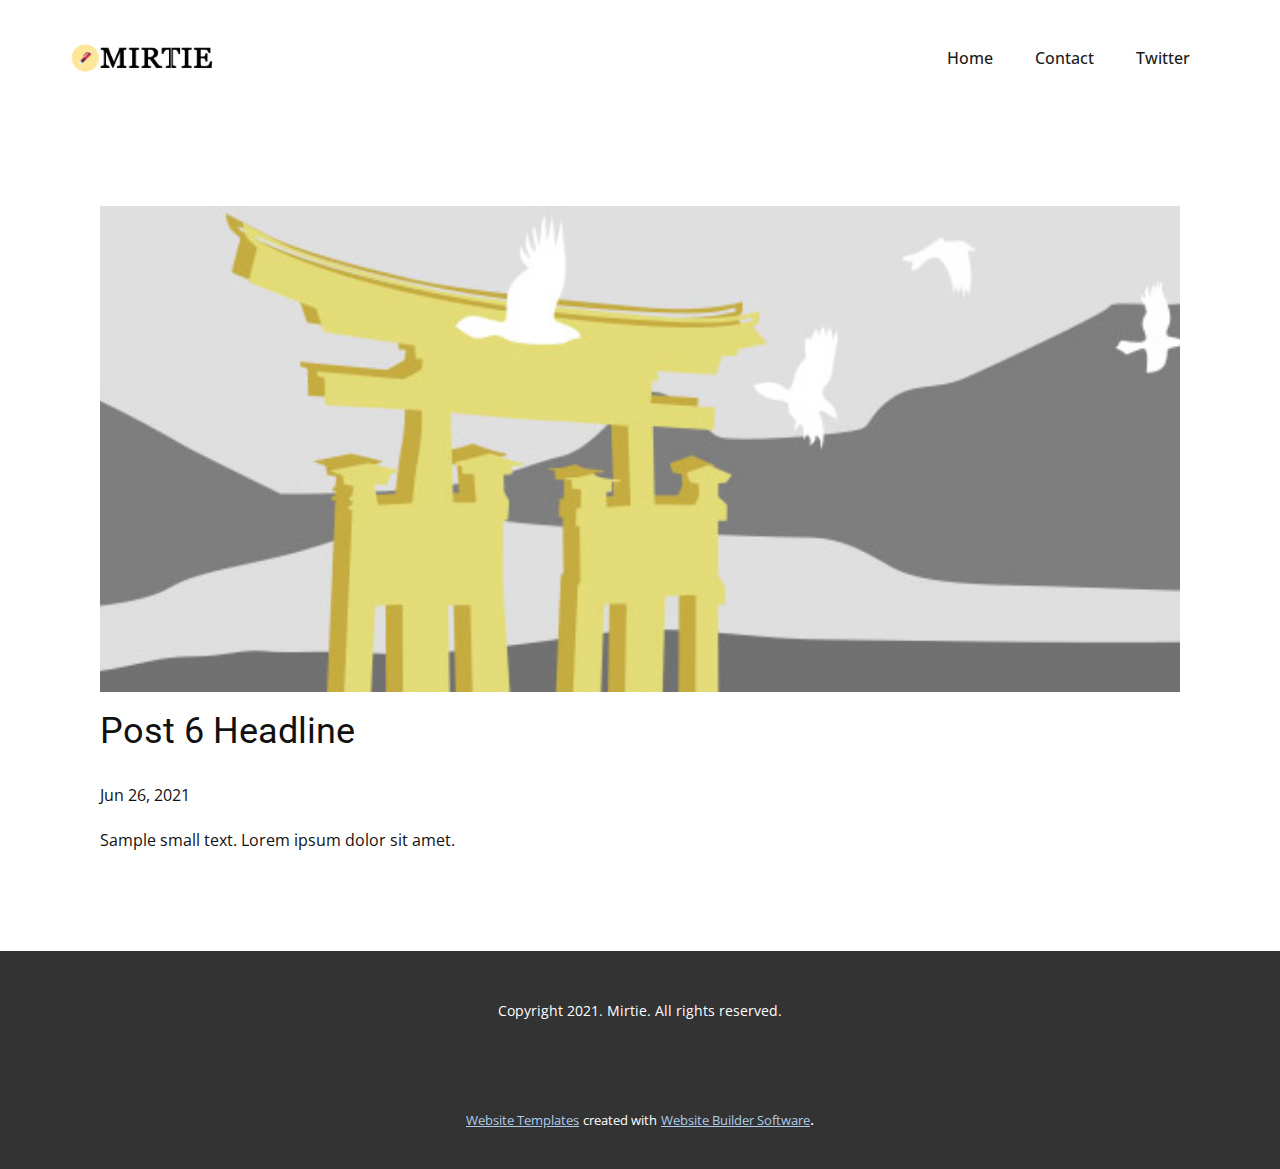
<file: blog/post-5.html>
<!doctype html>
<html style="font-size: 16px;"><head>
    <meta name="viewport" content="width=device-width, initial-scale=1.0">
    <meta charset="utf-8">
    <meta name="keywords" content="Post 1 Headline">
    <meta name="description" content="">
    <meta name="page_type" content="np-template-header-footer-from-plugin">
    <title>Post 6 Headline</title>
    <link rel="stylesheet" href="../nicepage.css" media="screen">
<link rel="stylesheet" href="../Post-Template.css" media="screen">
    <script class="u-script" type="text/javascript" src="../jquery.js" defer=""></script>
    <script class="u-script" type="text/javascript" src="../nicepage.js" defer=""></script>
    <meta name="generator" content="Nicepage 3.19.4, nicepage.com">
    <link id="u-theme-google-font" rel="stylesheet" href="https://fonts.googleapis.com/css?family=Roboto:100,100i,300,300i,400,400i,500,500i,700,700i,900,900i|Open+Sans:300,300i,400,400i,600,600i,700,700i,800,800i">
    
    
    <script type="application/ld+json">{
		"@context": "http://schema.org",
		"@type": "Organization",
		"name": "",
		"logo": "images/0b90ef25-2e4b-77f1-5cd6-70a5e0fb2426.png"
}</script>
    <meta name="theme-color" content="#478ac9">
    <meta property="og:title" content="Post Template">
    <meta property="og:type" content="website">
  </head>
  <body class="u-body"><header class="u-clearfix u-header u-header" id="sec-55ff"><div class="u-clearfix u-sheet u-sheet-1">
        <nav class="u-menu u-menu-dropdown u-offcanvas u-menu-1">
          <div class="menu-collapse" style="font-size: 1rem; letter-spacing: 0px; font-weight: 500;">
            <a class="u-button-style u-custom-active-border-color u-custom-active-color u-custom-border u-custom-border-color u-custom-borders u-custom-hover-border-color u-custom-hover-color u-custom-left-right-menu-spacing u-custom-padding-bottom u-custom-text-active-color u-custom-text-color u-custom-text-hover-color u-custom-top-bottom-menu-spacing u-nav-link u-text-active-palette-1-base u-text-hover-palette-2-base" href="#">
              <svg><use xmlns:xlink="http://www.w3.org/1999/xlink" xlink:href="#menu-hamburger"></use></svg>
              <svg version="1.1" xmlns="http://www.w3.org/2000/svg" xmlns:xlink="http://www.w3.org/1999/xlink"><defs><symbol id="menu-hamburger" viewBox="0 0 16 16" style="width: 16px; height: 16px;"><rect y="1" width="16" height="2"></rect><rect y="7" width="16" height="2"></rect><rect y="13" width="16" height="2"></rect>
</symbol>
</defs></svg>
            </a>
          </div>
          <div class="u-custom-menu u-nav-container">
            <ul class="u-nav u-spacing-2 u-unstyled u-nav-1"><li class="u-nav-item"><a class="u-active-grey-5 u-border-active-palette-1-base u-border-hover-palette-1-base u-button-style u-hover-grey-10 u-nav-link u-text-active-grey-90 u-text-grey-90 u-text-hover-grey-90" href="../Home.html" style="padding: 10px 20px;">Home</a>
</li><li class="u-nav-item"><a class="u-active-grey-5 u-border-active-palette-1-base u-border-hover-palette-1-base u-button-style u-hover-grey-10 u-nav-link u-text-active-grey-90 u-text-grey-90 u-text-hover-grey-90" href="https://open.kakao.com/o/snVz0f2c" target="_blank" style="padding: 10px 20px;">Contact</a>
</li><li class="u-nav-item"><a class="u-active-grey-5 u-border-active-palette-1-base u-border-hover-palette-1-base u-button-style u-hover-grey-10 u-nav-link u-text-active-grey-90 u-text-grey-90 u-text-hover-grey-90" href="https://twitter.com/mirtie_cover" target="_blank" style="padding: 10px 20px;">Twitter</a>
</li></ul>
          </div>
          <div class="u-custom-menu u-nav-container-collapse">
            <div class="u-black u-container-style u-inner-container-layout u-opacity u-opacity-95 u-sidenav">
              <div class="u-sidenav-overflow">
                <div class="u-menu-close"></div>
                <ul class="u-align-center u-nav u-popupmenu-items u-unstyled u-nav-2"><li class="u-nav-item"><a class="u-button-style u-nav-link" href="../Home.html" style="padding: 10px 20px;">Home</a>
</li><li class="u-nav-item"><a class="u-button-style u-nav-link" href="https://open.kakao.com/o/snVz0f2c" target="_blank" style="padding: 10px 20px;">Contact</a>
</li><li class="u-nav-item"><a class="u-button-style u-nav-link" href="https://twitter.com/mirtie_cover" target="_blank" style="padding: 10px 20px;">Twitter</a>
</li></ul>
              </div>
            </div>
            <div class="u-black u-menu-overlay u-opacity u-opacity-70"></div>
          </div>
        </nav>
        <a href="https://mirtie.netlify.app/" class="u-image u-logo u-image-1" data-image-width="693" data-image-height="133" title="About">
          <img src="../images/0b90ef25-2e4b-77f1-5cd6-70a5e0fb2426.png" class="u-logo-image u-logo-image-1" data-image-width="146">
        </a>
      </div></header>
    <section class="u-align-center u-clearfix u-section-1" id="sec-7256">
      <div class="u-clearfix u-sheet u-valign-middle-md u-valign-middle-sm u-valign-middle-xs u-sheet-1"><!--post_details--><!--post_details_options_json--><!--{"source":""}--><!--/post_details_options_json--><!--blog_post-->
        <div class="u-container-style u-expanded-width u-post-details u-post-details-1">
          <div class="u-container-layout u-valign-middle u-container-layout-1"><!--blog_post_image-->
            <img alt="" class="u-blog-control u-expanded-width u-image u-image-default u-image-1" src="[data-uri]"><!--/blog_post_image--><!--blog_post_header-->
            <h2 class="u-blog-control u-text u-text-1">Post 6 Headline</h2><!--/blog_post_header--><!--blog_post_metadata-->
            <div class="u-blog-control u-metadata u-metadata-1"><!--blog_post_metadata_date-->
              <span class="u-meta-date u-meta-icon">Jun 26, 2021</span><!--/blog_post_metadata_date--><!--blog_post_metadata_category-->
              <!--/blog_post_metadata_category--><!--blog_post_metadata_comments-->
              <!--/blog_post_metadata_comments-->
            </div><!--/blog_post_metadata--><!--blog_post_content-->
            <div class="u-align-justify u-blog-control u-post-content u-text u-text-2 fr-view">
  Sample small text. Lorem ipsum dolor sit amet.
  </div><!--/blog_post_content-->
          </div>
        </div><!--/blog_post--><!--/post_details-->
      </div>
    </section>
    
    
    <footer class="u-align-center u-clearfix u-footer u-grey-80 u-footer" id="sec-63df"><div class="u-clearfix u-sheet u-sheet-1">
        <p class="u-small-text u-text u-text-variant u-text-1">Copyright 2021. Mirtie. All rights reserved.</p>
      </div></footer>
    <section class="u-backlink u-clearfix u-grey-80">
      <a class="u-link" href="https://nicepage.com/website-templates" target="_blank">
        <span>Website Templates</span>
      </a>
      <p class="u-text">
        <span>created with</span>
      </p>
      <a class="u-link" href="https://nicepage.com/" target="_blank">
        <span>Website Builder Software</span>
      </a>. 
    </section>
  
</body></html>
</file>
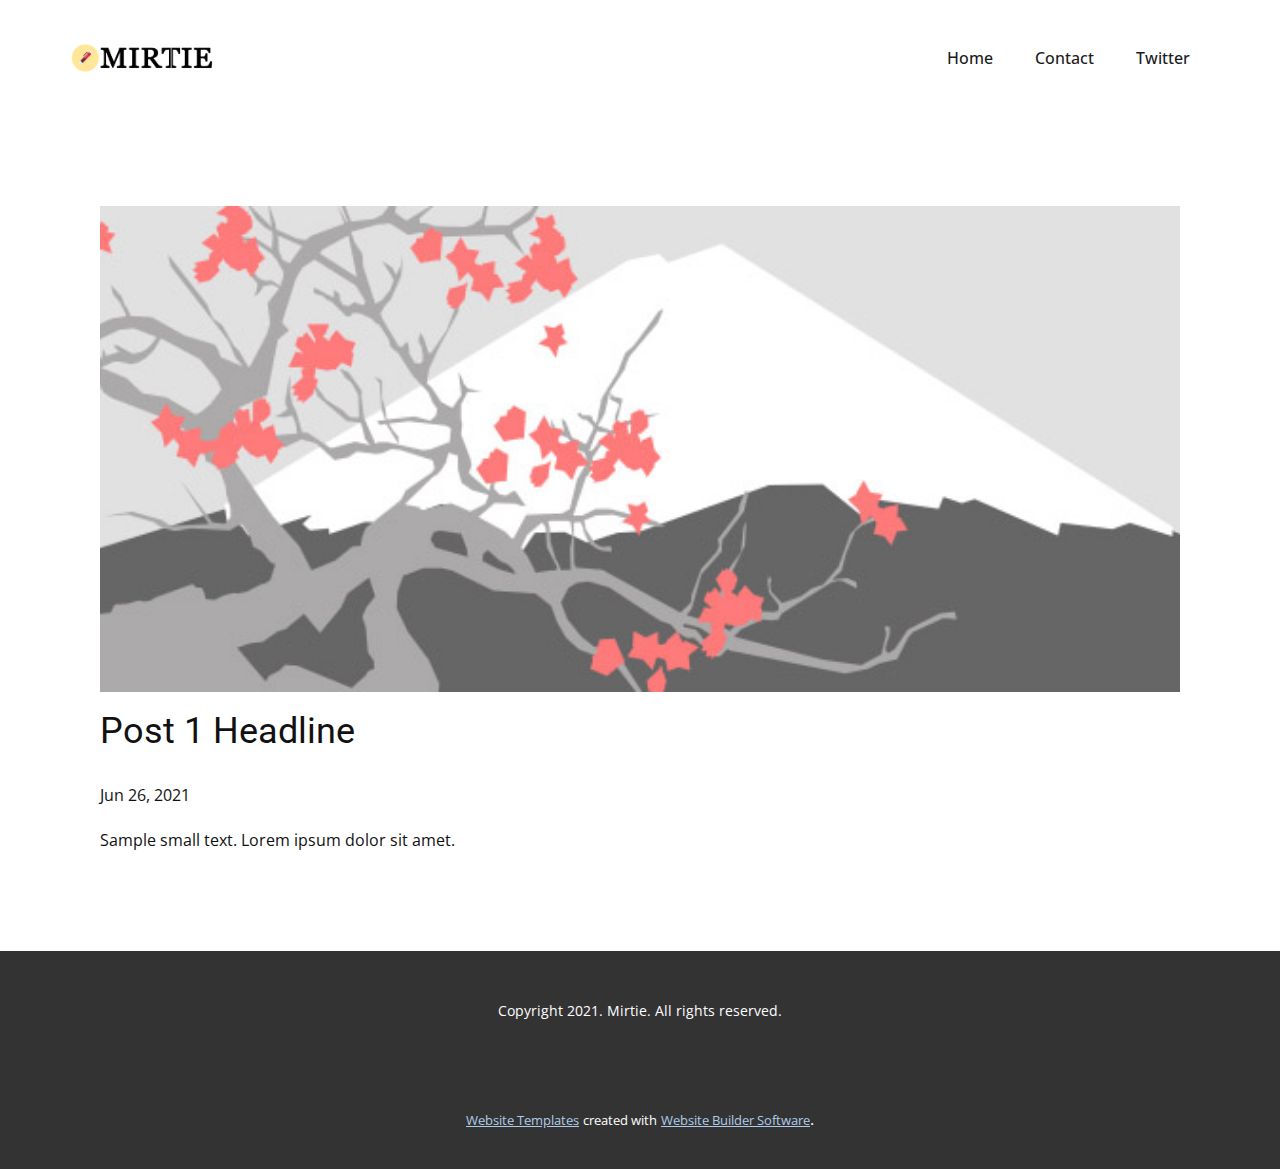
<file: blog/post.html>
<!doctype html>
<html style="font-size: 16px;"><head>
    <meta name="viewport" content="width=device-width, initial-scale=1.0">
    <meta charset="utf-8">
    <meta name="keywords" content="Post 1 Headline">
    <meta name="description" content="">
    <meta name="page_type" content="np-template-header-footer-from-plugin">
    <title>Post 1 Headline</title>
    <link rel="stylesheet" href="../nicepage.css" media="screen">
<link rel="stylesheet" href="../Post-Template.css" media="screen">
    <script class="u-script" type="text/javascript" src="../jquery.js" defer=""></script>
    <script class="u-script" type="text/javascript" src="../nicepage.js" defer=""></script>
    <meta name="generator" content="Nicepage 3.19.4, nicepage.com">
    <link id="u-theme-google-font" rel="stylesheet" href="https://fonts.googleapis.com/css?family=Roboto:100,100i,300,300i,400,400i,500,500i,700,700i,900,900i|Open+Sans:300,300i,400,400i,600,600i,700,700i,800,800i">
    
    
    <script type="application/ld+json">{
		"@context": "http://schema.org",
		"@type": "Organization",
		"name": "",
		"logo": "images/0b90ef25-2e4b-77f1-5cd6-70a5e0fb2426.png"
}</script>
    <meta name="theme-color" content="#478ac9">
    <meta property="og:title" content="Post Template">
    <meta property="og:type" content="website">
  </head>
  <body class="u-body"><header class="u-clearfix u-header u-header" id="sec-55ff"><div class="u-clearfix u-sheet u-sheet-1">
        <nav class="u-menu u-menu-dropdown u-offcanvas u-menu-1">
          <div class="menu-collapse" style="font-size: 1rem; letter-spacing: 0px; font-weight: 500;">
            <a class="u-button-style u-custom-active-border-color u-custom-active-color u-custom-border u-custom-border-color u-custom-borders u-custom-hover-border-color u-custom-hover-color u-custom-left-right-menu-spacing u-custom-padding-bottom u-custom-text-active-color u-custom-text-color u-custom-text-hover-color u-custom-top-bottom-menu-spacing u-nav-link u-text-active-palette-1-base u-text-hover-palette-2-base" href="#">
              <svg><use xmlns:xlink="http://www.w3.org/1999/xlink" xlink:href="#menu-hamburger"></use></svg>
              <svg version="1.1" xmlns="http://www.w3.org/2000/svg" xmlns:xlink="http://www.w3.org/1999/xlink"><defs><symbol id="menu-hamburger" viewBox="0 0 16 16" style="width: 16px; height: 16px;"><rect y="1" width="16" height="2"></rect><rect y="7" width="16" height="2"></rect><rect y="13" width="16" height="2"></rect>
</symbol>
</defs></svg>
            </a>
          </div>
          <div class="u-custom-menu u-nav-container">
            <ul class="u-nav u-spacing-2 u-unstyled u-nav-1"><li class="u-nav-item"><a class="u-active-grey-5 u-border-active-palette-1-base u-border-hover-palette-1-base u-button-style u-hover-grey-10 u-nav-link u-text-active-grey-90 u-text-grey-90 u-text-hover-grey-90" href="../Home.html" style="padding: 10px 20px;">Home</a>
</li><li class="u-nav-item"><a class="u-active-grey-5 u-border-active-palette-1-base u-border-hover-palette-1-base u-button-style u-hover-grey-10 u-nav-link u-text-active-grey-90 u-text-grey-90 u-text-hover-grey-90" href="https://open.kakao.com/o/snVz0f2c" target="_blank" style="padding: 10px 20px;">Contact</a>
</li><li class="u-nav-item"><a class="u-active-grey-5 u-border-active-palette-1-base u-border-hover-palette-1-base u-button-style u-hover-grey-10 u-nav-link u-text-active-grey-90 u-text-grey-90 u-text-hover-grey-90" href="https://twitter.com/mirtie_cover" target="_blank" style="padding: 10px 20px;">Twitter</a>
</li></ul>
          </div>
          <div class="u-custom-menu u-nav-container-collapse">
            <div class="u-black u-container-style u-inner-container-layout u-opacity u-opacity-95 u-sidenav">
              <div class="u-sidenav-overflow">
                <div class="u-menu-close"></div>
                <ul class="u-align-center u-nav u-popupmenu-items u-unstyled u-nav-2"><li class="u-nav-item"><a class="u-button-style u-nav-link" href="../Home.html" style="padding: 10px 20px;">Home</a>
</li><li class="u-nav-item"><a class="u-button-style u-nav-link" href="https://open.kakao.com/o/snVz0f2c" target="_blank" style="padding: 10px 20px;">Contact</a>
</li><li class="u-nav-item"><a class="u-button-style u-nav-link" href="https://twitter.com/mirtie_cover" target="_blank" style="padding: 10px 20px;">Twitter</a>
</li></ul>
              </div>
            </div>
            <div class="u-black u-menu-overlay u-opacity u-opacity-70"></div>
          </div>
        </nav>
        <a href="https://mirtie.netlify.app/" class="u-image u-logo u-image-1" data-image-width="693" data-image-height="133" title="About">
          <img src="../images/0b90ef25-2e4b-77f1-5cd6-70a5e0fb2426.png" class="u-logo-image u-logo-image-1" data-image-width="146">
        </a>
      </div></header>
    <section class="u-align-center u-clearfix u-section-1" id="sec-7256">
      <div class="u-clearfix u-sheet u-valign-middle-md u-valign-middle-sm u-valign-middle-xs u-sheet-1"><!--post_details--><!--post_details_options_json--><!--{"source":""}--><!--/post_details_options_json--><!--blog_post-->
        <div class="u-container-style u-expanded-width u-post-details u-post-details-1">
          <div class="u-container-layout u-valign-middle u-container-layout-1"><!--blog_post_image-->
            <img alt="" class="u-blog-control u-expanded-width u-image u-image-default u-image-1" src="[data-uri]"><!--/blog_post_image--><!--blog_post_header-->
            <h2 class="u-blog-control u-text u-text-1">Post 1 Headline</h2><!--/blog_post_header--><!--blog_post_metadata-->
            <div class="u-blog-control u-metadata u-metadata-1"><!--blog_post_metadata_date-->
              <span class="u-meta-date u-meta-icon">Jun 26, 2021</span><!--/blog_post_metadata_date--><!--blog_post_metadata_category-->
              <!--/blog_post_metadata_category--><!--blog_post_metadata_comments-->
              <!--/blog_post_metadata_comments-->
            </div><!--/blog_post_metadata--><!--blog_post_content-->
            <div class="u-align-justify u-blog-control u-post-content u-text u-text-2 fr-view">
  Sample small text. Lorem ipsum dolor sit amet.
  </div><!--/blog_post_content-->
          </div>
        </div><!--/blog_post--><!--/post_details-->
      </div>
    </section>
    
    
    <footer class="u-align-center u-clearfix u-footer u-grey-80 u-footer" id="sec-63df"><div class="u-clearfix u-sheet u-sheet-1">
        <p class="u-small-text u-text u-text-variant u-text-1">Copyright 2021. Mirtie. All rights reserved.</p>
      </div></footer>
    <section class="u-backlink u-clearfix u-grey-80">
      <a class="u-link" href="https://nicepage.com/website-templates" target="_blank">
        <span>Website Templates</span>
      </a>
      <p class="u-text">
        <span>created with</span>
      </p>
      <a class="u-link" href="https://nicepage.com/" target="_blank">
        <span>Website Builder Software</span>
      </a>. 
    </section>
  
</body></html>
</file>
